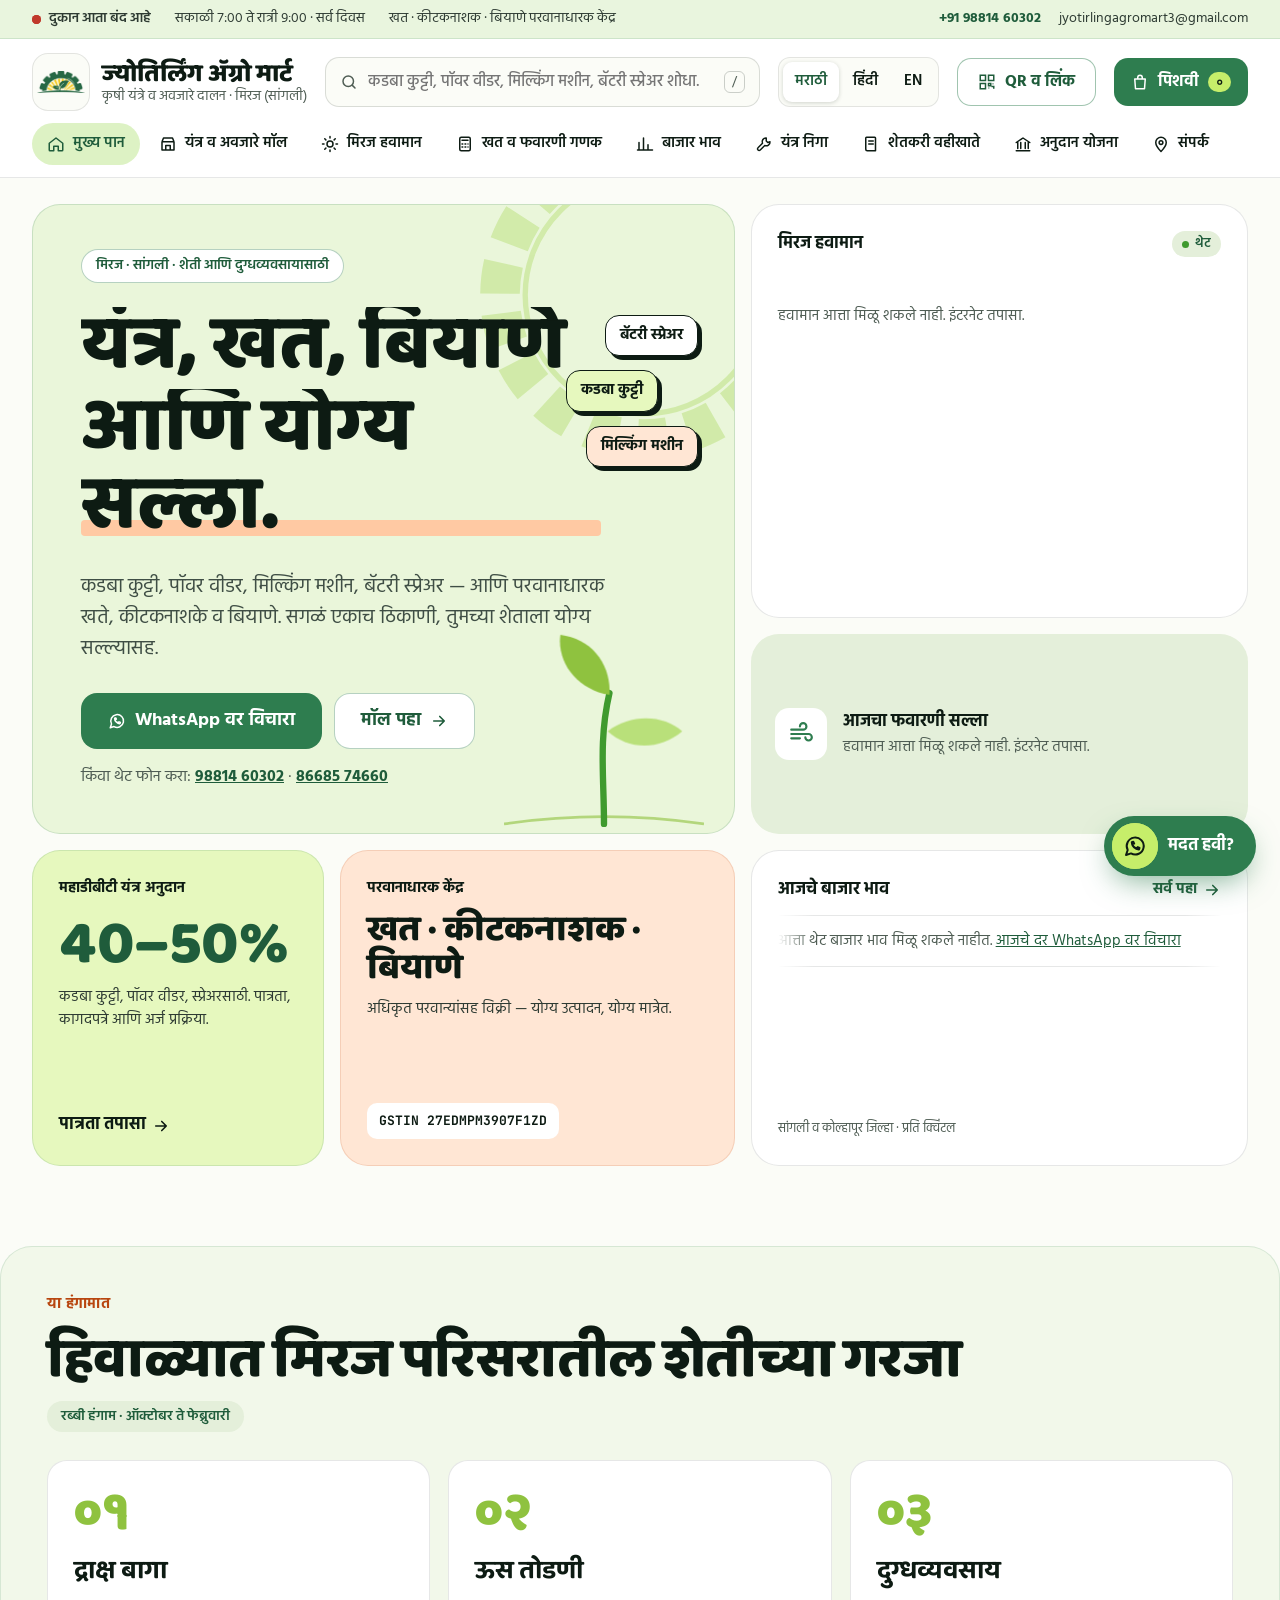
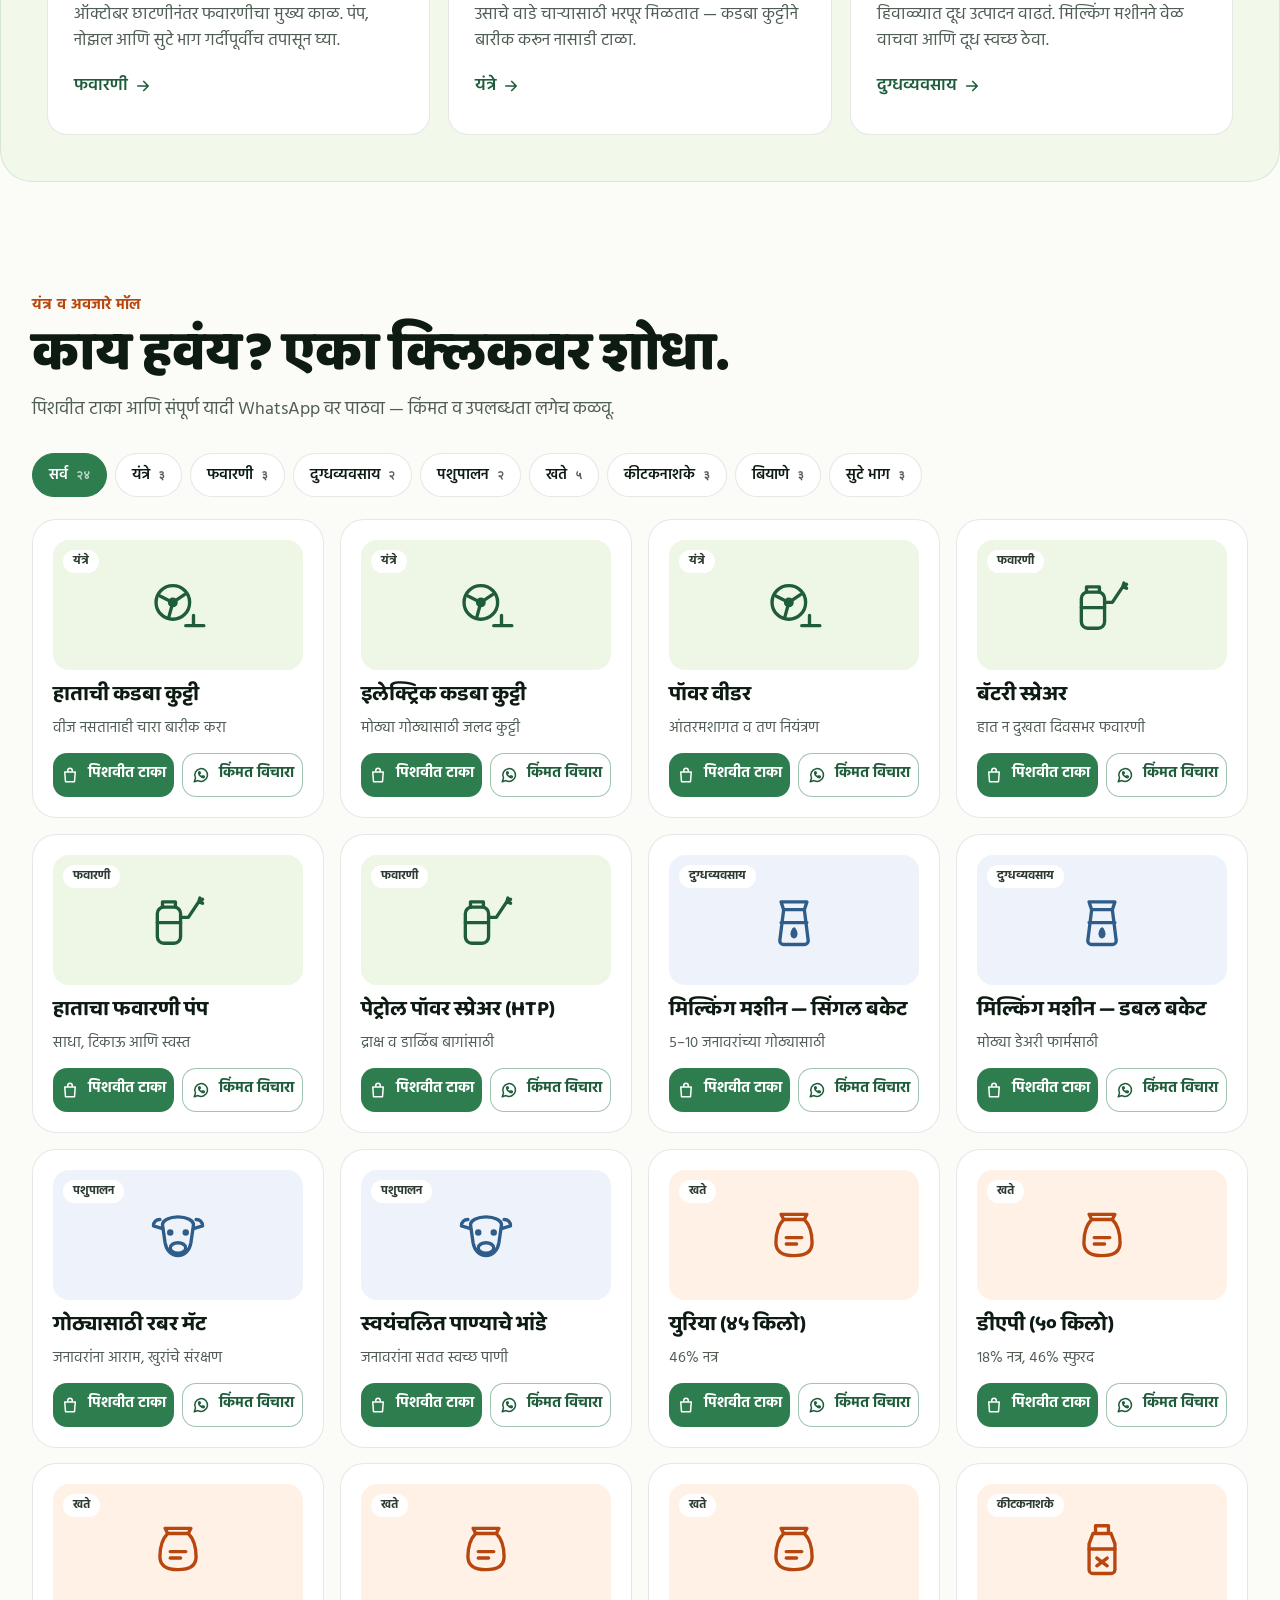
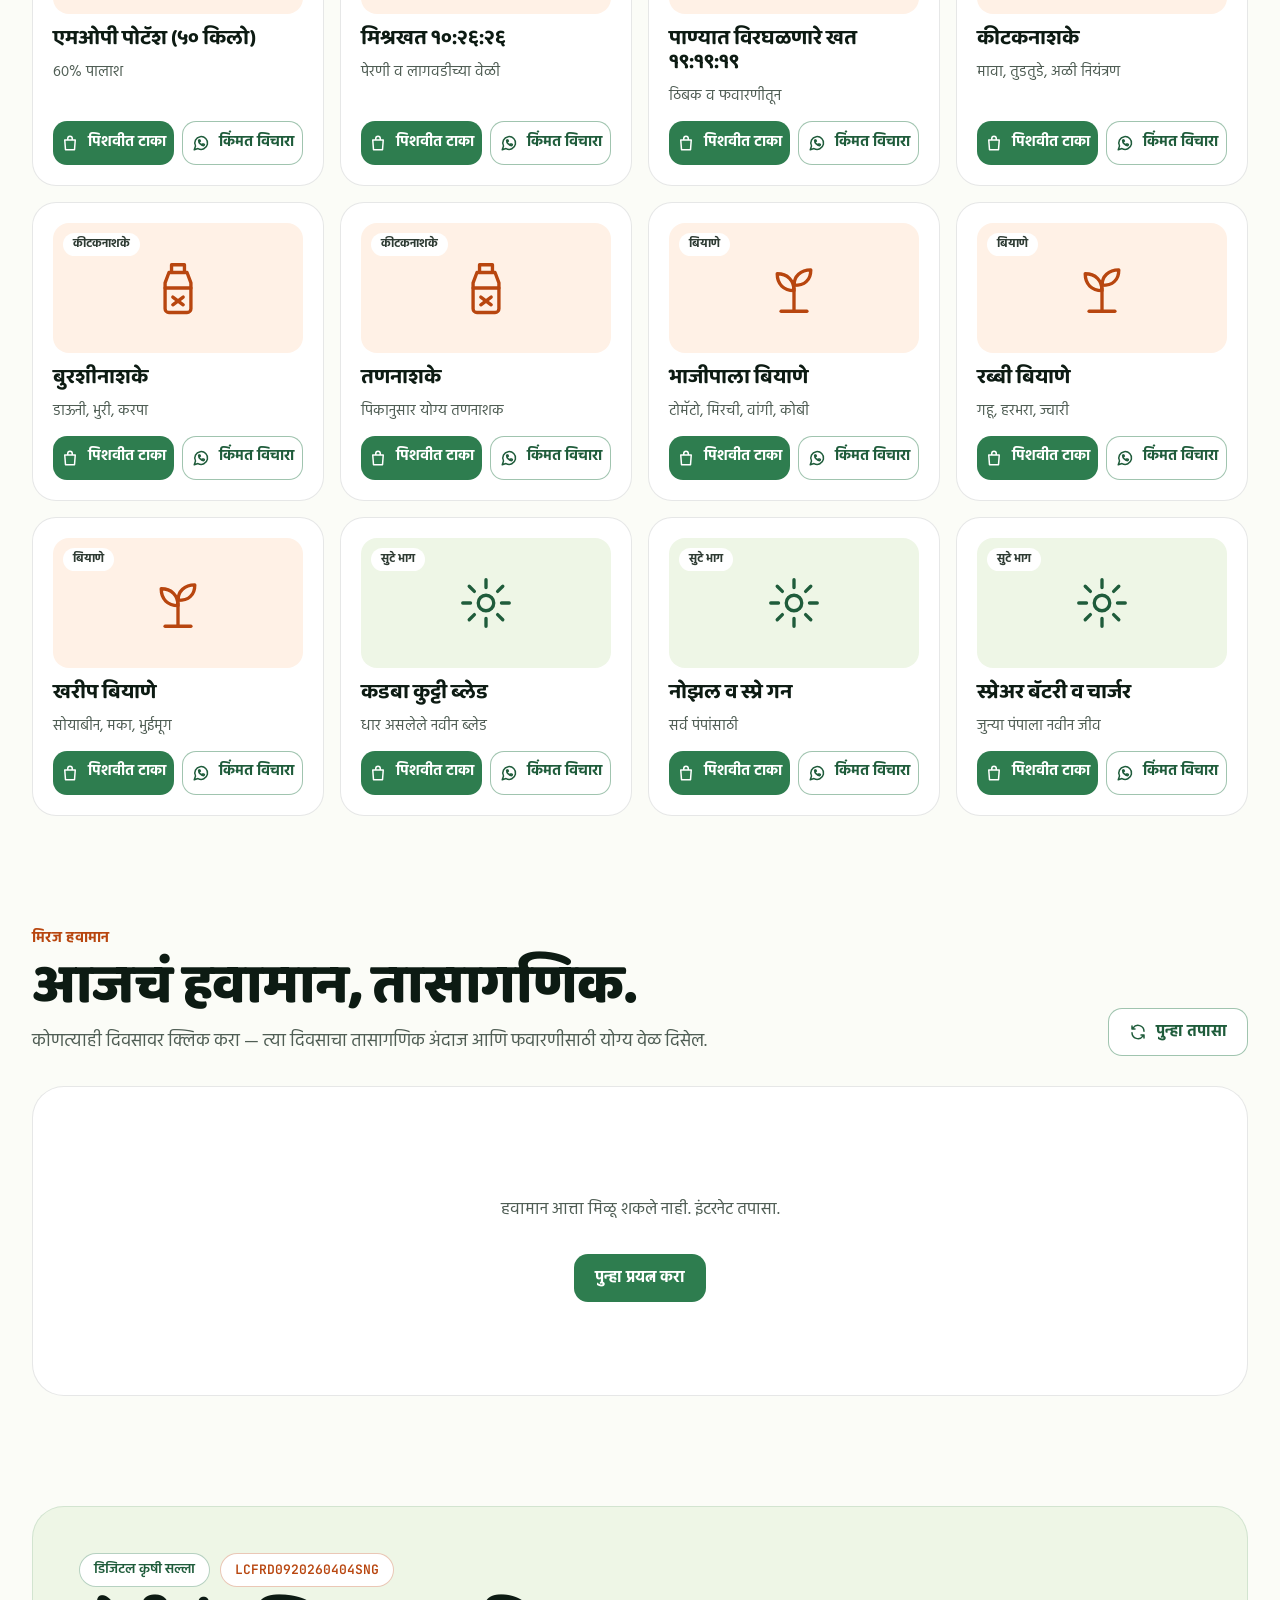
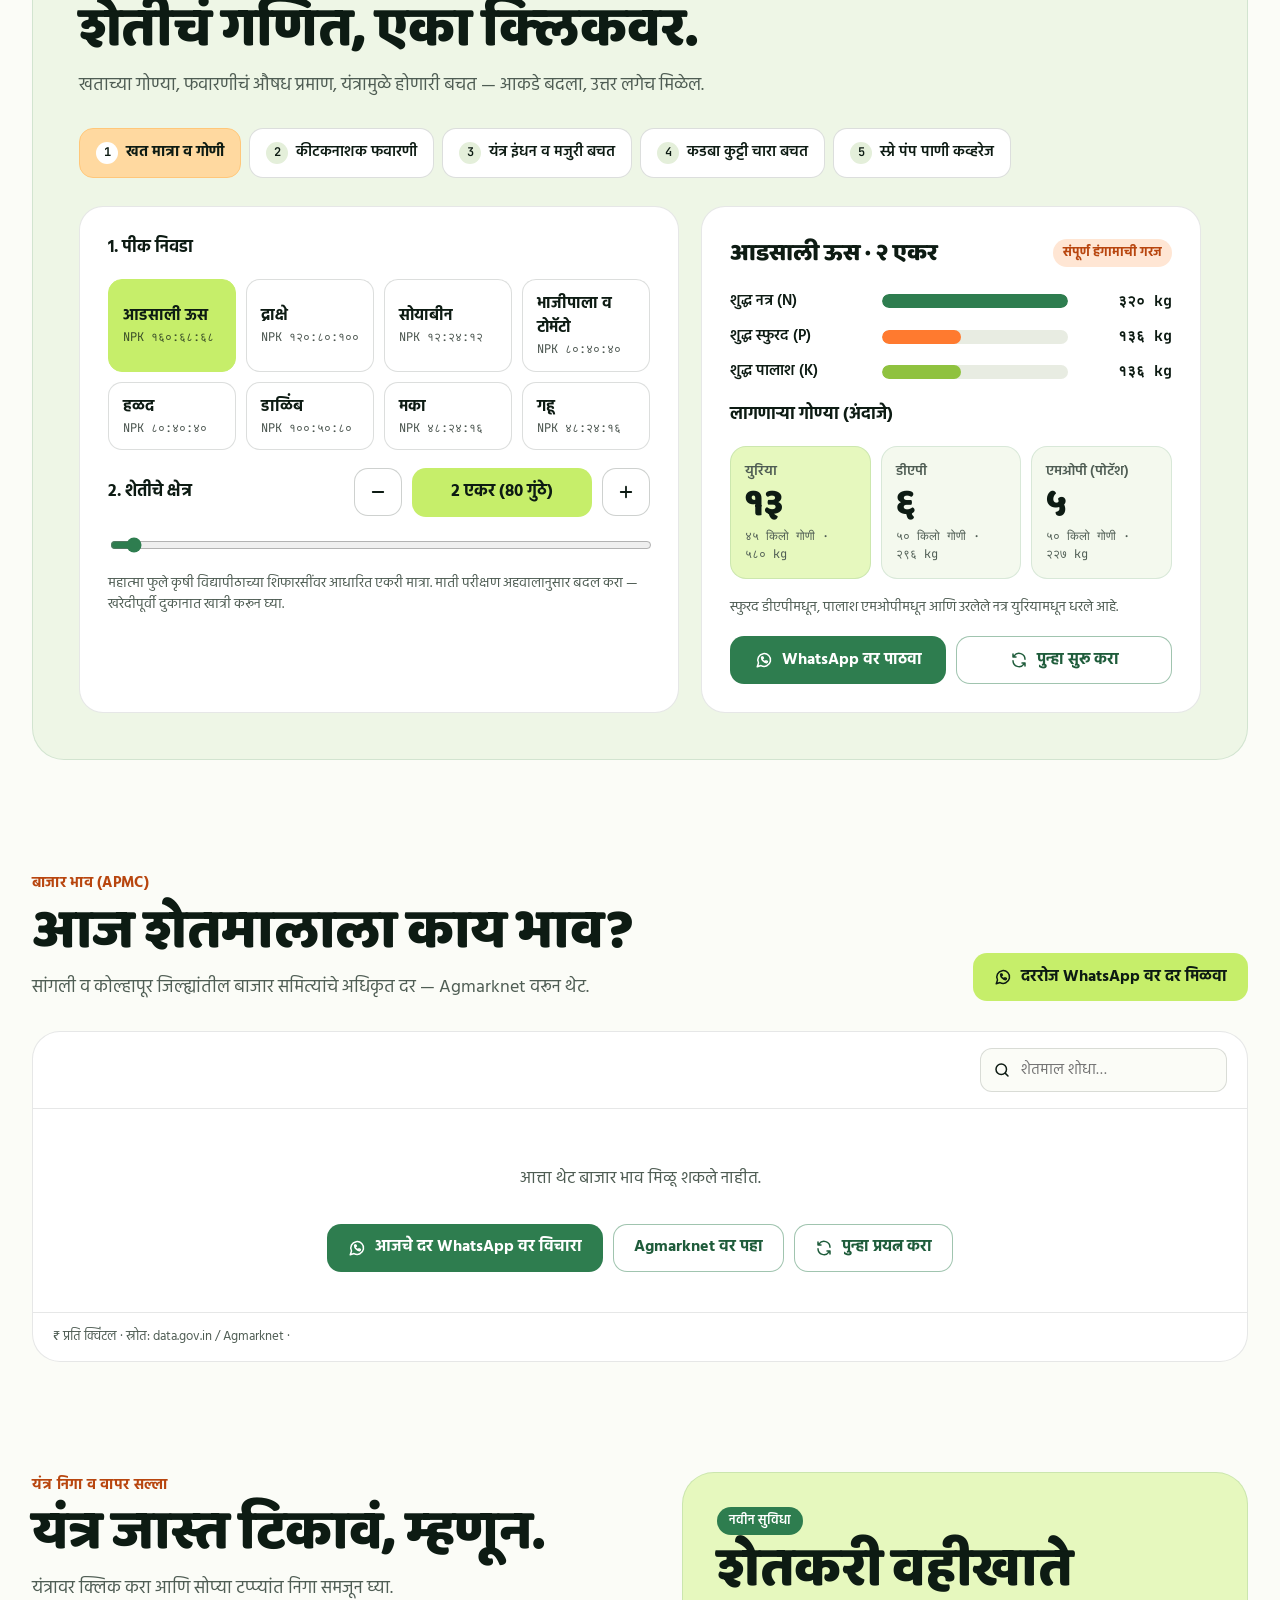
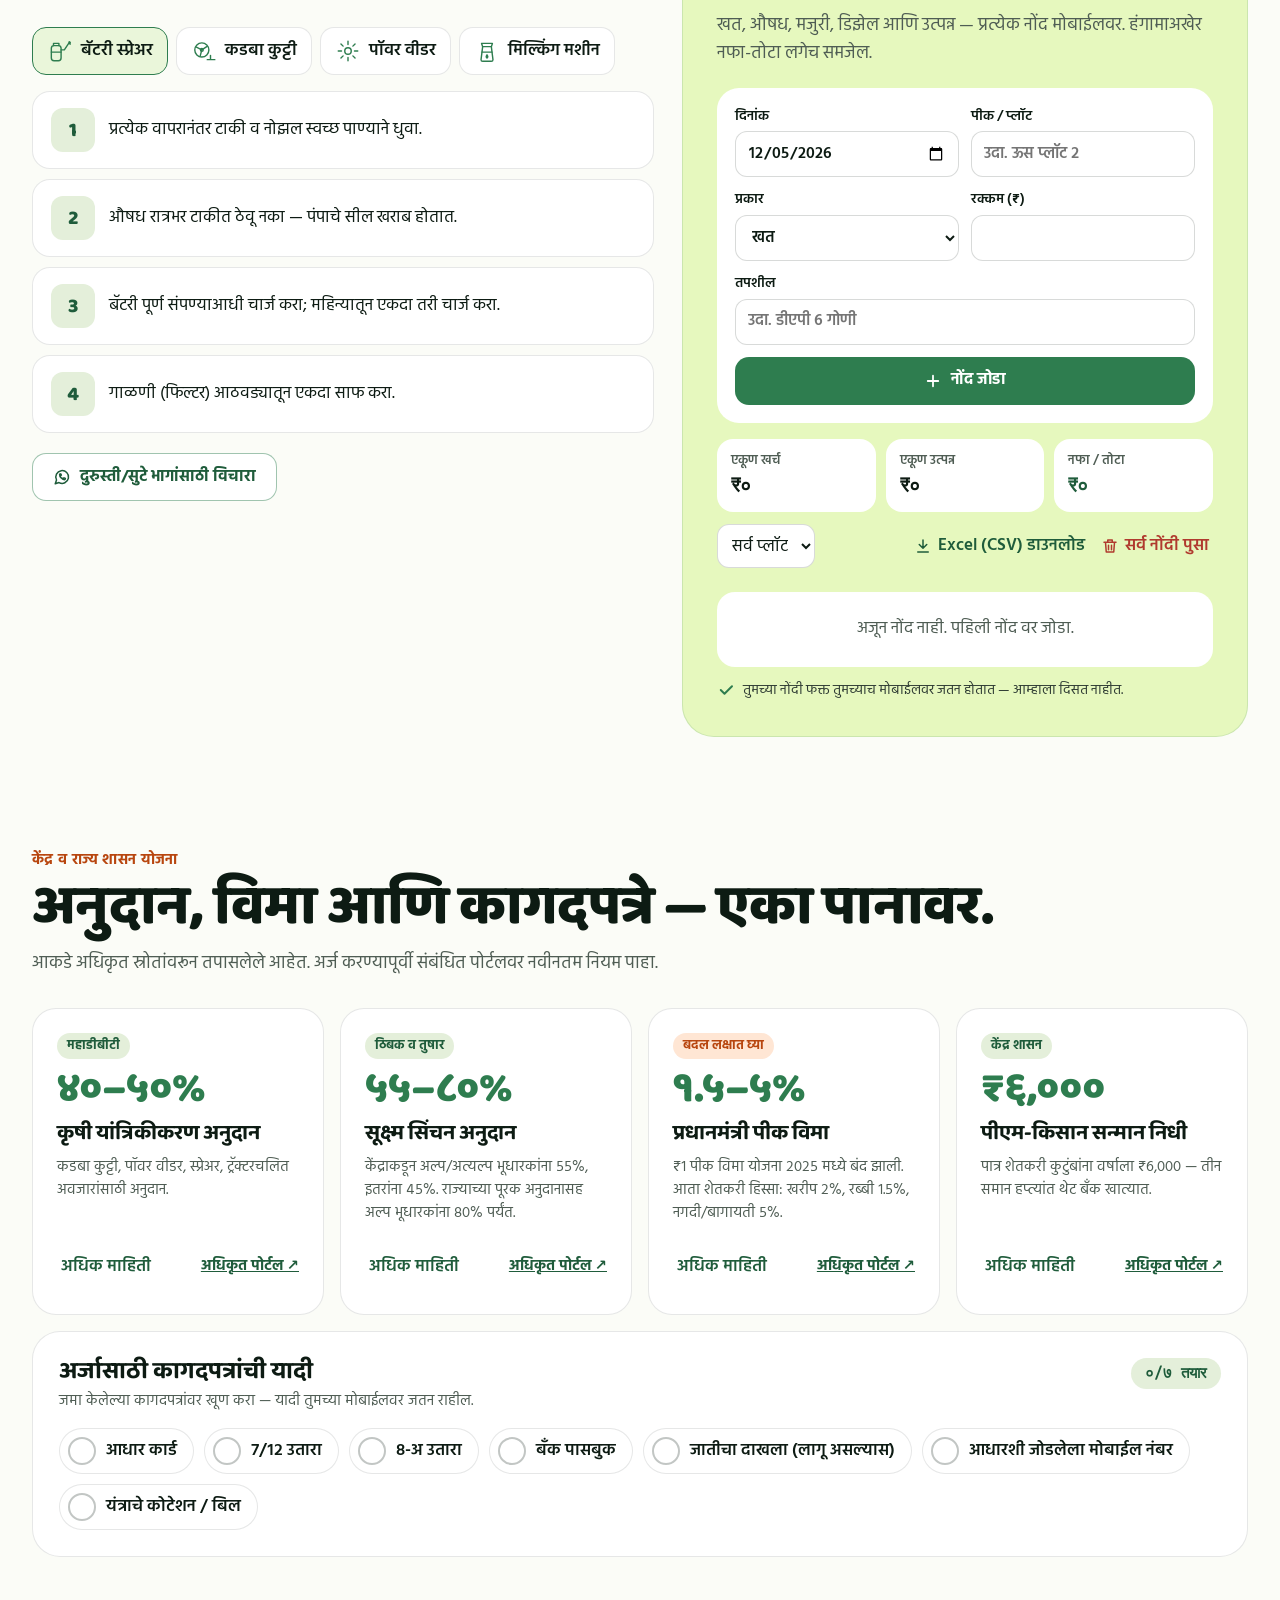
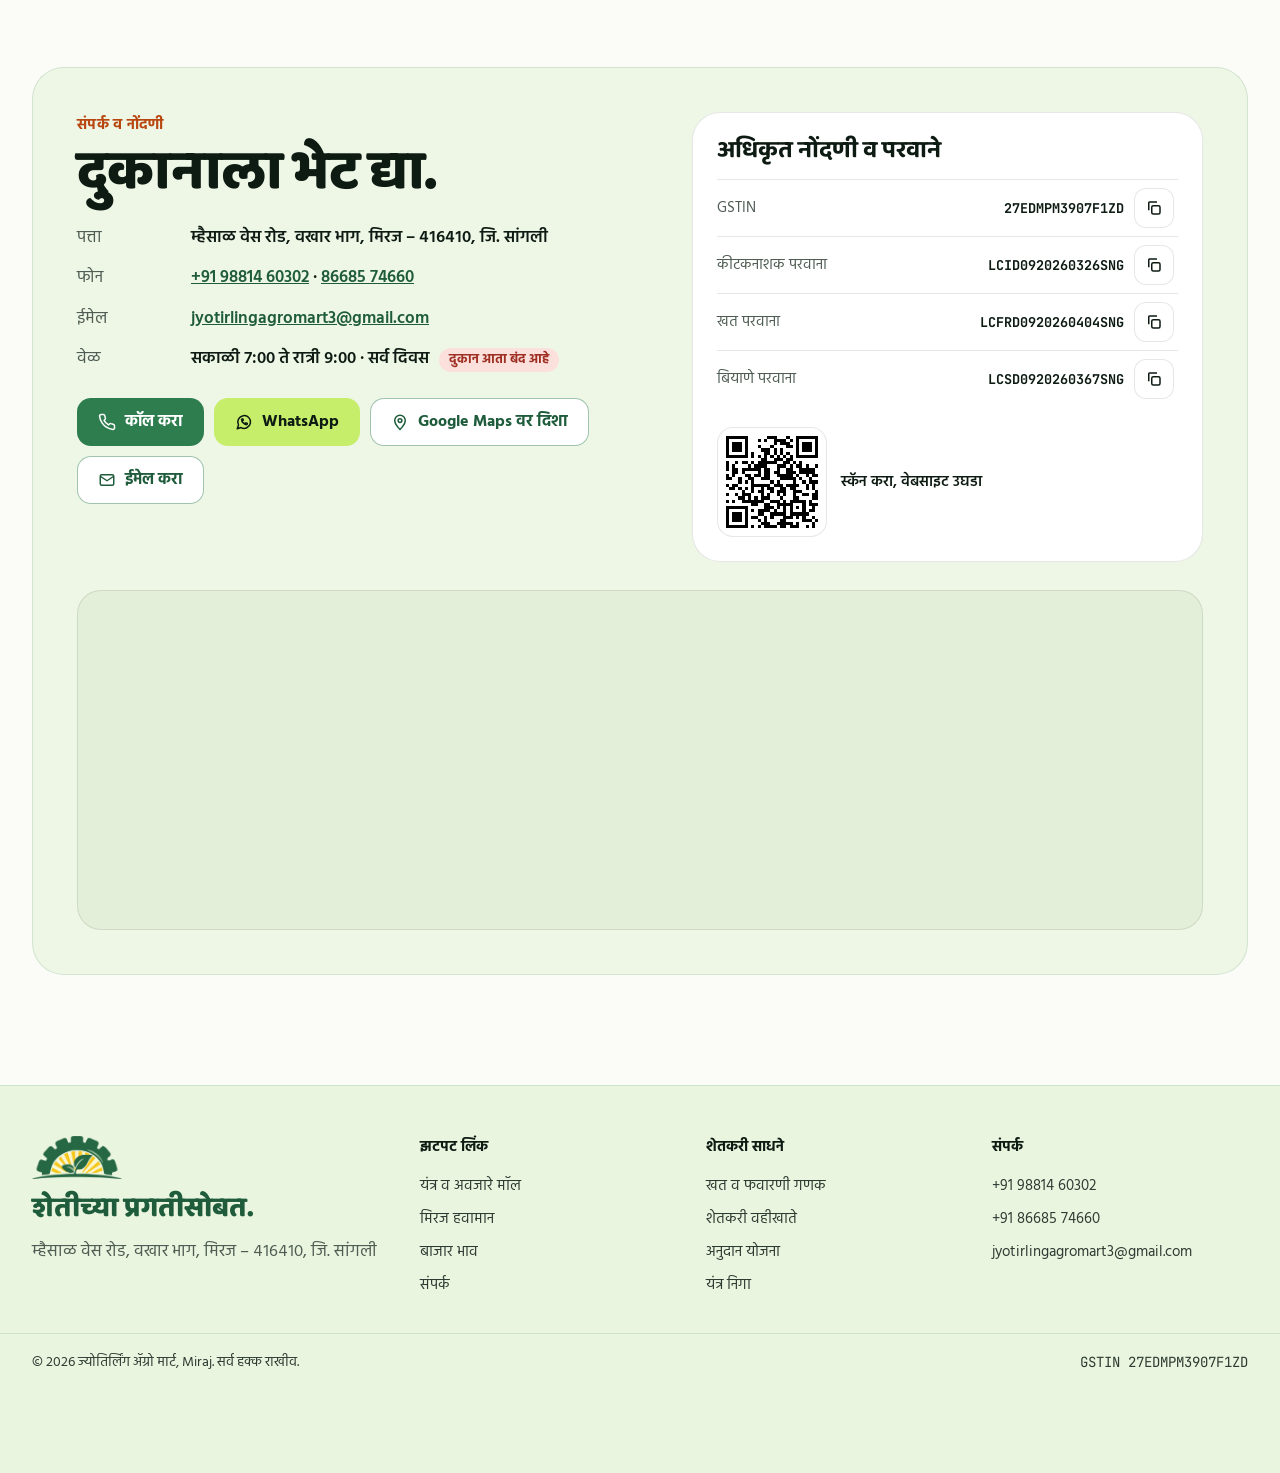
<file: index.html>
<!doctype html>
<html lang="mr" class="no-js">
<head>
<meta charset="utf-8">
<meta name="viewport" content="width=device-width, initial-scale=1, viewport-fit=cover">
<title>ज्योतिर्लिंग ॲग्रो मार्ट, मिरज | कृषी यंत्रे, खते, बियाणे</title>
<meta name="description" content="मिरज येथील कृषी यंत्रे, फवारणी पंप, कडबा कुट्टी, मिल्किंग मशीन, खते, कीटकनाशके व बियाणे. थेट हवामान, बाजार भाव, खत गणक.">
<meta name="theme-color" content="#2E7D4F">
<meta property="og:title" content="Jyotirling Agro Mart, Miraj">
<meta property="og:description" content="Farm machinery, fertilizers, pesticides & seeds in Miraj. Live weather, mandi rates, fertilizer calculator.">
<meta property="og:image" content="assets/icon-512.png">
<meta property="og:type" content="website">
<link rel="icon" type="image/png" href="assets/favicon.png">
<link rel="apple-touch-icon" href="assets/icon-192.png">
<link rel="manifest" href="manifest.json">
<link rel="preconnect" href="https://fonts.googleapis.com">
<link rel="preconnect" href="https://fonts.gstatic.com" crossorigin>
<link rel="stylesheet" href="https://fonts.googleapis.com/css2?family=Baloo+2:wght@500;600;700;800&family=Hind:wght@400;500;600;700&family=JetBrains+Mono:wght@500;700&display=swap">
<link rel="stylesheet" href="css/style.css">
</head>
<body class="is-loading">

<!-- Icon sprite -->
<svg width="0" height="0" style="position:absolute" aria-hidden="true">
  <defs>
    <symbol id="i-home" viewBox="0 0 24 24"><path d="M3 11l9-7 9 7v9a1 1 0 0 1-1 1h-5v-6h-6v6H4a1 1 0 0 1-1-1z" fill="none" stroke="currentColor" stroke-width="2" stroke-linejoin="round"/></symbol>
    <symbol id="i-shop" viewBox="0 0 24 24"><path d="M4 9l2-5h12l2 5M4 9v11h16V9M4 9h16M9 20v-6h6v6" fill="none" stroke="currentColor" stroke-width="2" stroke-linejoin="round"/></symbol>
    <symbol id="i-sun" viewBox="0 0 24 24"><g fill="none" stroke="currentColor" stroke-width="2" stroke-linecap="round"><circle cx="12" cy="12" r="4"/><path d="M12 2v2M12 20v2M2 12h2M20 12h2M5 5l1.5 1.5M17.5 17.5L19 19M5 19l1.5-1.5M17.5 6.5L19 5"/></g></symbol>
    <symbol id="i-calc" viewBox="0 0 24 24"><g fill="none" stroke="currentColor" stroke-width="2" stroke-linecap="round"><rect x="5" y="3" width="14" height="18" rx="2"/><path d="M8 7h8M8 12h1M12 12h1M16 12h0M8 16h1M12 16h1M16 16h0"/></g></symbol>
    <symbol id="i-chart" viewBox="0 0 24 24"><path d="M4 20V10M10 20V4M16 20v-7M22 20H2" fill="none" stroke="currentColor" stroke-width="2" stroke-linecap="round"/></symbol>
    <symbol id="i-wrench" viewBox="0 0 24 24"><path d="M15 4a5 5 0 0 0-5 7l-6 6a2 2 0 0 0 3 3l6-6a5 5 0 0 0 7-5l-3 1-2-2z" fill="none" stroke="currentColor" stroke-width="2" stroke-linejoin="round"/></symbol>
    <symbol id="i-book" viewBox="0 0 24 24"><path d="M6 3h11a1 1 0 0 1 1 1v17H7a2 2 0 0 1-2-2V4a1 1 0 0 1 1-1zM9 8h6M9 12h6" fill="none" stroke="currentColor" stroke-width="2" stroke-linejoin="round" stroke-linecap="round"/></symbol>
    <symbol id="i-bank" viewBox="0 0 24 24"><path d="M3 10l9-6 9 6M5 10v8M9 10v8M15 10v8M19 10v8M3 21h18" fill="none" stroke="currentColor" stroke-width="2" stroke-linecap="round" stroke-linejoin="round"/></symbol>
    <symbol id="i-phone" viewBox="0 0 24 24"><path d="M22 16.9v3a2 2 0 0 1-2.2 2 19.8 19.8 0 0 1-8.6-3.1 19.5 19.5 0 0 1-6-6A19.8 19.8 0 0 1 2.1 4.2 2 2 0 0 1 4.1 2h3a2 2 0 0 1 2 1.7c.1 1 .4 1.9.7 2.8a2 2 0 0 1-.5 2.1L8 9.9a16 16 0 0 0 6 6l1.3-1.3a2 2 0 0 1 2.1-.4c.9.3 1.8.6 2.8.7a2 2 0 0 1 1.7 2z" fill="none" stroke="currentColor" stroke-width="2" stroke-linejoin="round"/></symbol>
    <symbol id="i-wa" viewBox="0 0 24 24"><g fill="none" stroke="currentColor" stroke-width="2" stroke-linejoin="round" stroke-linecap="round"><path d="M3 21l1.7-5A8.5 8.5 0 1 1 8 19.4z"/><path d="M9 9.5c.4 2.2 2.3 4.2 4.5 4.8l1.2-1.2 1.8.9-.5 1.5c-3.5.2-7.4-3.6-7.2-7.2l1.5-.5.9 1.8z"/></g></symbol>
    <symbol id="i-search" viewBox="0 0 24 24"><g fill="none" stroke="currentColor" stroke-width="2" stroke-linecap="round"><circle cx="11" cy="11" r="7"/><path d="M20 20l-3.5-3.5"/></g></symbol>
    <symbol id="i-qr" viewBox="0 0 24 24"><g fill="none" stroke="currentColor" stroke-width="2"><rect x="3" y="3" width="7" height="7"/><rect x="14" y="3" width="7" height="7"/><rect x="3" y="14" width="7" height="7"/><path d="M14 14h3v3h-3zM20 14v1M14 20h1M18 18h3v3"/></g></symbol>
    <symbol id="i-bag" viewBox="0 0 24 24"><g fill="none" stroke="currentColor" stroke-width="2" stroke-linejoin="round"><path d="M5 8h14l-1 13H6z"/><path d="M9 8V6a3 3 0 0 1 6 0v2"/></g></symbol>
    <symbol id="i-menu" viewBox="0 0 24 24"><path d="M4 7h16M4 12h16M4 17h10" fill="none" stroke="currentColor" stroke-width="2.2" stroke-linecap="round"/></symbol>
    <symbol id="i-close" viewBox="0 0 24 24"><path d="M6 6l12 12M18 6L6 18" fill="none" stroke="currentColor" stroke-width="2.2" stroke-linecap="round"/></symbol>
    <symbol id="i-arrow" viewBox="0 0 24 24"><path d="M5 12h14M13 6l6 6-6 6" fill="none" stroke="currentColor" stroke-width="2.2" stroke-linecap="round" stroke-linejoin="round"/></symbol>
    <symbol id="i-plus" viewBox="0 0 24 24"><path d="M12 5v14M5 12h14" fill="none" stroke="currentColor" stroke-width="2.4" stroke-linecap="round"/></symbol>
    <symbol id="i-minus" viewBox="0 0 24 24"><path d="M5 12h14" fill="none" stroke="currentColor" stroke-width="2.4" stroke-linecap="round"/></symbol>
    <symbol id="i-trash" viewBox="0 0 24 24"><path d="M4 7h16M10 11v6M14 11v6M6 7l1 13h10l1-13M9 7V4h6v3" fill="none" stroke="currentColor" stroke-width="2" stroke-linecap="round" stroke-linejoin="round"/></symbol>
    <symbol id="i-copy" viewBox="0 0 24 24"><g fill="none" stroke="currentColor" stroke-width="2"><rect x="9" y="9" width="11" height="11" rx="2"/><path d="M5 15V5a1 1 0 0 1 1-1h10"/></g></symbol>
    <symbol id="i-share" viewBox="0 0 24 24"><g fill="none" stroke="currentColor" stroke-width="2" stroke-linecap="round"><circle cx="18" cy="5" r="3"/><circle cx="6" cy="12" r="3"/><circle cx="18" cy="19" r="3"/><path d="M8.6 13.5l6.8 4M15.4 6.5l-6.8 4"/></g></symbol>
    <symbol id="i-download" viewBox="0 0 24 24"><path d="M12 4v11M7 10l5 5 5-5M5 20h14" fill="none" stroke="currentColor" stroke-width="2" stroke-linecap="round" stroke-linejoin="round"/></symbol>
    <symbol id="i-map" viewBox="0 0 24 24"><g fill="none" stroke="currentColor" stroke-width="2" stroke-linejoin="round"><path d="M12 22s7-7.2 7-12a7 7 0 0 0-14 0c0 4.8 7 12 7 12z"/><circle cx="12" cy="10" r="2.5"/></g></symbol>
    <symbol id="i-mail" viewBox="0 0 24 24"><g fill="none" stroke="currentColor" stroke-width="2" stroke-linejoin="round"><rect x="3" y="5" width="18" height="14" rx="2"/><path d="M3 7l9 6 9-6"/></g></symbol>
    <symbol id="i-clock" viewBox="0 0 24 24"><g fill="none" stroke="currentColor" stroke-width="2" stroke-linecap="round"><circle cx="12" cy="12" r="9"/><path d="M12 7v5l3 2"/></g></symbol>
    <symbol id="i-refresh" viewBox="0 0 24 24"><path d="M20 11a8 8 0 0 0-14.5-4.5L4 8M4 4v4h4M4 13a8 8 0 0 0 14.5 4.5L20 16M20 20v-4h-4" fill="none" stroke="currentColor" stroke-width="2" stroke-linecap="round" stroke-linejoin="round"/></symbol>
    <symbol id="i-check" viewBox="0 0 24 24"><path d="M5 12l5 5L20 7" fill="none" stroke="currentColor" stroke-width="2.6" stroke-linecap="round" stroke-linejoin="round"/></symbol>
    <symbol id="i-up" viewBox="0 0 24 24"><path d="M12 19V5M6 11l6-6 6 6" fill="none" stroke="currentColor" stroke-width="2.4" stroke-linecap="round" stroke-linejoin="round"/></symbol>
    <symbol id="i-drop" viewBox="0 0 24 24"><path d="M12 3s6 6.5 6 11a6 6 0 0 1-12 0c0-4.5 6-11 6-11z" fill="none" stroke="currentColor" stroke-width="2" stroke-linejoin="round"/></symbol>
    <symbol id="i-wind" viewBox="0 0 24 24"><path d="M3 8h11a3 3 0 1 0-3-3M3 12h16a3 3 0 1 1-3 3M3 16h8" fill="none" stroke="currentColor" stroke-width="2" stroke-linecap="round"/></symbol>
    <symbol id="i-sunrise" viewBox="0 0 24 24"><path d="M3 18h18M7 18a5 5 0 0 1 10 0M12 4v5M9 6l3-3 3 3M5 12l1.5 1M19 12l-1.5 1" fill="none" stroke="currentColor" stroke-width="2" stroke-linecap="round" stroke-linejoin="round"/></symbol>
    <symbol id="i-sunset" viewBox="0 0 24 24"><path d="M3 18h18M7 18a5 5 0 0 1 10 0M12 3v5M9 6l3 3 3-3M5 12l1.5 1M19 12l-1.5 1" fill="none" stroke="currentColor" stroke-width="2" stroke-linecap="round" stroke-linejoin="round"/></symbol>
    <symbol id="i-uv" viewBox="0 0 24 24"><g fill="none" stroke="currentColor" stroke-width="2" stroke-linecap="round"><circle cx="12" cy="12" r="3"/><path d="M12 3v3M12 18v3M3 12h3M18 12h3"/></g></symbol>
    <symbol id="i-thermo" viewBox="0 0 24 24"><path d="M10 14V5a2 2 0 0 1 4 0v9a4 4 0 1 1-4 0z" fill="none" stroke="currentColor" stroke-width="2" stroke-linejoin="round"/></symbol>
    <symbol id="i-leaf" viewBox="0 0 24 24"><path d="M5 19c0-9 6-14 15-14 0 9-5 15-14 15M5 19l7-7" fill="none" stroke="currentColor" stroke-width="2" stroke-linecap="round" stroke-linejoin="round"/></symbol>
    <!-- category icons -->
    <symbol id="c-machinery" viewBox="0 0 48 48"><g fill="none" stroke="currentColor" stroke-width="2.6" stroke-linecap="round" stroke-linejoin="round"><circle cx="20" cy="22" r="13"/><path d="M20 22l9-6M20 22l-3 11M20 22l-10-5"/><circle cx="20" cy="22" r="2.5"/><path d="M30 40h14M36 32v8"/></g></symbol>
    <symbol id="c-sprayers" viewBox="0 0 48 48"><g fill="none" stroke="currentColor" stroke-width="2.6" stroke-linecap="round" stroke-linejoin="round"><rect x="8" y="14" width="18" height="28" rx="5"/><path d="M12 14v-4h10v4M26 22h6l8-12M40 10l3 1M40 10l1-3M40 10l3-2M8 26h18"/></g></symbol>
    <symbol id="c-dairy" viewBox="0 0 48 48"><g fill="none" stroke="currentColor" stroke-width="2.6" stroke-linecap="round" stroke-linejoin="round"><path d="M14 10h20l-2 6H16z"/><path d="M16 16l-3 24a3 3 0 0 0 3 3h16a3 3 0 0 0 3-3l-3-24M14 26h20"/><path d="M24 31c-2 3-2 5 0 6 2-1 2-3 0-6z"/></g></symbol>
    <symbol id="c-livestock" viewBox="0 0 48 48"><g fill="none" stroke="currentColor" stroke-width="2.6" stroke-linecap="round" stroke-linejoin="round"><path d="M10 12c-3 0-5 2-5 5l7 2M38 12c3 0 5 2 5 5l-7 2"/><path d="M12 16c0-3 5-6 12-6s12 3 12 6l-2 14c-1 6-5 10-10 10s-9-4-10-10z"/><ellipse cx="24" cy="34" rx="6" ry="4"/><circle cx="18" cy="22" r="1.2"/><circle cx="30" cy="22" r="1.2"/></g></symbol>
    <symbol id="c-fertilizer" viewBox="0 0 48 48"><g fill="none" stroke="currentColor" stroke-width="2.6" stroke-linecap="round" stroke-linejoin="round"><path d="M14 8h20l-2 4c4 4 6 10 6 18 0 6-4 10-14 10S10 36 10 30c0-8 2-14 6-18z"/><path d="M16 12h16M18 26h12M18 31h8"/></g></symbol>
    <symbol id="c-pesticide" viewBox="0 0 48 48"><g fill="none" stroke="currentColor" stroke-width="2.6" stroke-linecap="round" stroke-linejoin="round"><path d="M19 6h10v6H19zM17 12h14l3 8v20a3 3 0 0 1-3 3H17a3 3 0 0 1-3-3V20z"/><path d="M14 24h20M20 31l8 6M28 31l-8 6"/></g></symbol>
    <symbol id="c-seeds" viewBox="0 0 48 48"><g fill="none" stroke="currentColor" stroke-width="2.6" stroke-linecap="round" stroke-linejoin="round"><path d="M24 42V24"/><path d="M24 26c-8 0-13-5-13-13 8 0 13 5 13 13zM24 22c0-7 5-12 13-12 0 8-5 12-13 12z"/><path d="M14 42h20"/></g></symbol>
    <symbol id="c-spares" viewBox="0 0 48 48"><g fill="none" stroke="currentColor" stroke-width="2.6" stroke-linecap="round" stroke-linejoin="round"><circle cx="24" cy="24" r="6"/><path d="M24 6v6M24 36v6M6 24h6M36 24h6M11 11l4 4M33 33l4 4M11 37l4-4M33 15l4-4"/></g></symbol>
  </defs>
</svg>

<a class="skip" href="#main" data-i18n="skip">मुख्य मजकुराकडे जा</a>

<!-- Preloader -->
<div class="preloader" id="preloader" aria-hidden="true">
  <svg viewBox="0 0 120 120" class="pre-sprout">
    <circle cx="60" cy="60" r="52" class="pre-ring"/>
    <path d="M60 96 C60 80 58 68 62 54" class="pre-stem"/>
    <path d="M62 56 C48 54 40 42 42 32 C56 34 64 44 62 56Z" class="pre-leaf1"/>
    <path d="M61 70 C70 62 84 62 92 70 C82 78 70 78 61 70Z" class="pre-leaf2"/>
  </svg>
</div>

<div class="scroll-progress" id="scrollProgress" aria-hidden="true"></div>

<!-- Utility bar -->
<div class="util">
  <div class="wrap util-in">
    <span class="open-badge" id="openBadge"><span class="dot"><span class="ping"></span></span><span id="openText" data-i18n="openNow">दुकान आता सुरू आहे</span></span>
    <span class="util-hours" data-i18n="hoursLine">सकाळी ७:०० ते रात्री ९:०० · सर्व दिवस</span>
    <span class="util-lic" data-i18n="licensedCentre">खत · कीटकनाशक · बियाणे परवानाधारक केंद्र</span>
    <span class="util-right">
      <a href="tel:+919881460302" class="util-phone">+91 98814 60302</a>
      <a href="mailto:jyotirlingagromart3@gmail.com" class="util-mail">jyotirlingagromart3@gmail.com</a>
    </span>
  </div>
</div>

<!-- Header -->
<header class="header" id="header">
  <div class="wrap header-in">
    <a href="#home" class="brand" aria-label="Jyotirling Agro Mart">
      <span class="brand-logo"><img src="assets/logo-emblem.png" alt="" width="48" height="23"></span>
      <span class="brand-text">
        <span class="brand-name" data-i18n="brand">ज्योतिर्लिंग ॲग्रो मार्ट</span>
        <span class="brand-sub" data-i18n="brandSub">कृषी यंत्रे व अवजारे दालन · मिरज (सांगली)</span>
      </span>
    </a>

    <div class="search" id="search">
      <label for="searchInput" class="sr" data-i18n="searchLabel">उत्पादन शोधा</label>
      <svg class="ico"><use href="#i-search"/></svg>
      <input id="searchInput" type="search" autocomplete="off" data-i18n-ph="searchPh" placeholder="कडबा कुट्टी, पॉवर वीडर…" role="combobox" aria-expanded="false" aria-controls="searchList" aria-autocomplete="list">
      <kbd>/</kbd>
      <ul class="search-list" id="searchList" role="listbox" hidden></ul>
    </div>

    <div class="lang" role="group" data-i18n-aria="langLabel" aria-label="भाषा">
      <button type="button" class="lang-btn" data-lang="mr">मराठी</button>
      <button type="button" class="lang-btn" data-lang="hi">हिंदी</button>
      <button type="button" class="lang-btn" data-lang="en">EN</button>
    </div>

    <button type="button" class="btn btn-outline btn-qr" id="qrBtn"><svg class="ico"><use href="#i-qr"/></svg><span data-i18n="qrBtn">QR व लिंक</span></button>
    <button type="button" class="icon-btn search-toggle" id="searchToggle" data-i18n-aria="searchLabel" aria-label="उत्पादन शोधा" aria-expanded="false" aria-controls="search"><svg class="ico"><use href="#i-search"/></svg></button>
    <button type="button" class="btn btn-primary btn-bag" id="bagBtn"><svg class="ico"><use href="#i-bag"/></svg><span data-i18n="bag">पिशवी</span><span class="badge mono" id="bagCount">0</span></button>
    <button type="button" class="icon-btn menu-btn" id="menuBtn" data-i18n-aria="menu" aria-label="मेनू" aria-expanded="false" aria-controls="drawerNav"><svg class="ico"><use href="#i-menu"/></svg></button>
  </div>
  <nav class="wrap nav" id="mainNav" data-i18n-aria="menu" aria-label="मेनू">
    <a class="pill" href="#home"><svg class="ico"><use href="#i-home"/></svg><span data-i18n="navHome">मुख्य पान</span></a>
    <a class="pill" href="#shop"><svg class="ico"><use href="#i-shop"/></svg><span data-i18n="navShop">यंत्र व अवजारे मॉल</span></a>
    <a class="pill" href="#weather"><svg class="ico"><use href="#i-sun"/></svg><span data-i18n="navWeather">मिरज हवामान</span></a>
    <a class="pill" href="#calc"><svg class="ico"><use href="#i-calc"/></svg><span data-i18n="navCalc">खत व फवारणी गणक</span></a>
    <a class="pill" href="#mandi"><svg class="ico"><use href="#i-chart"/></svg><span data-i18n="navMandi">बाजार भाव</span></a>
    <a class="pill" href="#care"><svg class="ico"><use href="#i-wrench"/></svg><span data-i18n="navCare">यंत्र निगा</span></a>
    <a class="pill" href="#ledger"><svg class="ico"><use href="#i-book"/></svg><span data-i18n="navLedger">शेतकरी वहीखाते</span></a>
    <a class="pill" href="#schemes"><svg class="ico"><use href="#i-bank"/></svg><span data-i18n="navSchemes">अनुदान योजना</span></a>
    <a class="pill" href="#contact"><svg class="ico"><use href="#i-map"/></svg><span data-i18n="navContact">संपर्क</span></a>
  </nav>
</header>

<main id="main">

<!-- ============ HERO ============ -->
<section id="home" class="wrap bento">
  <div class="tile hero" data-reveal>
    <svg class="hero-gear" viewBox="0 0 200 200" aria-hidden="true"><circle cx="100" cy="100" r="80" fill="none" stroke-width="22" stroke-dasharray="17 11"/><circle cx="100" cy="100" r="66" fill="none" stroke-width="3"/></svg>
    <span class="chip chip-outline" data-i18n="heroKicker">मिरज · सांगली · शेती आणि दुग्धव्यवसायासाठी</span>
    <h1 class="hero-h1">
      <span class="line"><span data-i18n="heroH1a">यंत्र, खत, बियाणे</span></span>
      <span class="line"><span class="mark"><span data-i18n="heroH1b">आणि योग्य सल्ला.</span></span></span>
    </h1>
    <p class="hero-sub" data-i18n="heroSub"></p>
    <div class="hero-cta">
      <a class="btn btn-primary btn-lg magnetic" data-wa="waHello" href="https://wa.me/919881460302" target="_blank" rel="noopener"><svg class="ico"><use href="#i-wa"/></svg><span data-i18n="ctaWa">WhatsApp वर विचारा</span></a>
      <a class="btn btn-ghost btn-lg" href="#shop"><span data-i18n="ctaShop">मॉल पहा</span><svg class="ico"><use href="#i-arrow"/></svg></a>
    </div>
    <p class="hero-call"><span data-i18n="heroCall">किंवा थेट फोन करा</span>: <a href="tel:+919881460302">98814 60302</a> · <a href="tel:+918668574660">86685 74660</a></p>
    <div class="hero-chips" aria-hidden="true">
      <span class="float-chip f1" data-i18n="chipA">बॅटरी स्प्रेअर</span>
      <span class="float-chip f2" data-i18n="chipB">कडबा कुट्टी</span>
      <span class="float-chip f3" data-i18n="chipC">मिल्किंग मशीन</span>
    </div>
    <svg class="sprout" viewBox="0 0 220 260" aria-hidden="true">
      <path d="M0 252 Q110 236 220 252" class="ground"/>
      <path class="stem" d="M110 252 C110 200 104 160 116 108"/>
      <path class="leaf1" d="M116 110 C80 104 58 74 62 44 C96 48 118 76 116 110Z"/>
      <path class="leaf2" d="M114 150 C140 130 176 132 196 150 C170 172 136 170 114 150Z"/>
    </svg>
  </div>

  <a href="#weather" class="tile t-weather" data-reveal id="miniWeather">
    <span class="tile-head"><span data-i18n="tWeather">मिरज हवामान</span><span class="live-chip"><span class="live-dot"></span><span data-i18n="tLive">थेट</span></span></span>
    <span class="mw-body" id="mwBody"><span class="skeleton sk-lg"></span><span class="skeleton sk-md"></span></span>
    <span class="mw-meta" id="mwMeta"></span>
    <span class="mw-days" id="mwDays"></span>
  </a>

  <div class="tile t-spray" data-reveal id="miniSpray">
    <span class="spray-ico"><svg class="ico"><use href="#i-wind"/></svg></span>
    <span class="spray-txt"><b data-i18n="tSprayTitle">आजचा फवारणी सल्ला</b><span id="sprayMini"><span class="skeleton sk-md"></span></span></span>
  </div>

  <div class="tile t-subsidy" data-reveal>
    <span class="tile-label" data-i18n="tSubsidyTitle">महाडीबीटी यंत्र अनुदान</span>
    <span class="big-num" data-count="40–50%">40–50%</span>
    <span class="tile-body" data-i18n="tSubsidyBody"></span>
    <a href="#schemes" class="tile-link"><span data-i18n="tSubsidyLink">पात्रता तपासा</span> <svg class="ico"><use href="#i-arrow"/></svg></a>
  </div>

  <div class="tile t-lic" data-reveal>
    <span class="tile-label" data-i18n="tLicTitle">परवानाधारक केंद्र</span>
    <span class="lic-items" data-i18n="tLicItems">खत · कीटकनाशक · बियाणे</span>
    <span class="tile-body" data-i18n="tLicBody"></span>
    <span class="mono gst-chip">GSTIN 27EDMPM3907F1ZD</span>
  </div>

  <div class="tile t-mandi" data-reveal>
    <span class="tile-head"><span data-i18n="tMandiTitle">आजचे बाजार भाव</span><a href="#mandi" class="tile-link sm"><span data-i18n="tMandiAll">सर्व पहा</span> <svg class="ico"><use href="#i-arrow"/></svg></a></span>
    <div class="ticker-box" id="tickerBox"><div class="ticker" id="ticker"><span class="skeleton sk-md"></span></div></div>
    <span class="tile-foot" data-i18n="tMandiNote">सांगली व कोल्हापूर जिल्हा · प्रति क्विंटल</span>
  </div>
</section>

<!-- ============ SEASON ============ -->
<section class="wrap season" id="season" data-reveal>
  <div class="season-head">
    <span class="kicker" data-i18n="seasonKicker">या हंगामात</span>
    <h2 class="h2" id="seasonHead"></h2>
    <span class="chip chip-soft" id="seasonTitle"></span>
  </div>
  <div class="season-grid" id="seasonGrid"></div>
</section>

<!-- ============ SHOP ============ -->
<section id="shop" class="wrap section">
  <div class="sec-head" data-reveal>
    <div>
      <span class="kicker" data-i18n="shopKicker">यंत्र व अवजारे मॉल</span>
      <h2 class="h2" data-i18n="shopTitle">काय हवंय? एका क्लिकवर शोधा.</h2>
      <p class="sec-sub" data-i18n="shopSub"></p>
    </div>
  </div>
  <div class="cat-bar" id="catBar" role="tablist" data-reveal></div>
  <div class="search-note" id="searchNote" hidden><span><span data-i18n="showingFor">शोध:</span> <b id="searchTerm"></b></span><button type="button" class="link-btn" id="clearSearch" data-i18n="clearSearch">शोध काढा</button></div>
  <div class="product-grid" id="productGrid"></div>
  <p class="empty" id="productEmpty" hidden data-i18n="noResults"></p>
</section>

<!-- ============ WEATHER ============ -->
<section id="weather" class="wrap section">
  <div class="sec-head" data-reveal>
    <div>
      <span class="kicker" data-i18n="wKicker">मिरज हवामान</span>
      <h2 class="h2" data-i18n="wTitle"></h2>
      <p class="sec-sub" data-i18n="wSub"></p>
    </div>
    <button type="button" class="btn btn-outline" id="wRefresh"><svg class="ico"><use href="#i-refresh"/></svg><span data-i18n="wRefresh">पुन्हा तपासा</span></button>
  </div>
  <div class="weather" id="weatherBox" data-reveal>
    <div class="w-loading" id="wLoading"><span class="spinner"></span><span data-i18n="wLoading">हवामान आणत आहोत…</span></div>
    <div class="w-error" id="wError" hidden><p data-i18n="wError"></p><button type="button" class="btn btn-primary" id="wRetry" data-i18n="wRetry">पुन्हा प्रयत्न करा</button></div>
    <div class="w-content" id="wContent" hidden>
      <div class="w-now">
        <div class="w-now-main">
          <span class="w-icon-lg" id="wNowIcon"></span>
          <span class="w-temp" id="wNowTemp">--°</span>
          <span class="w-now-txt"><b id="wNowDesc"></b><span><span data-i18n="wFeels">जाणवणारे</span> <span id="wNowFeels"></span></span></span>
        </div>
        <div class="w-stats" id="wStats"></div>
        <div class="w-spray" id="wSprayToday"></div>
        <span class="w-updated"><span data-i18n="wUpdated">अपडेट</span>: <span id="wUpdated"></span> · <span data-i18n="wSource">स्रोत: Open-Meteo</span></span>
      </div>
      <div class="w-days" id="wDays" role="tablist"></div>
      <div class="w-hourly">
        <div class="w-hourly-head"><h3 class="h3"><span data-i18n="wHourly">तासागणिक अंदाज</span> · <span id="wHourDay"></span></h3><span class="w-day-sum" id="wDaySum"></span></div>
        <div class="w-chart" id="wChart"></div>
        <div class="w-hours" id="wHours"></div>
        <div class="w-day-spray" id="wDaySpray"></div>
      </div>
    </div>
  </div>
</section>

<!-- ============ CALCULATORS ============ -->
<section id="calc" class="wrap section">
  <div class="calc" data-reveal>
    <div class="calc-top">
      <span class="chip chip-outline" data-i18n="calcKicker">डिजिटल कृषी सल्ला</span>
      <span class="chip chip-warn mono" id="calcLic">LCFRD0920260404SNG</span>
    </div>
    <h2 class="h2" data-i18n="calcTitle"></h2>
    <p class="sec-sub" data-i18n="calcSub"></p>
    <div class="tabs" id="calcTabs" role="tablist">
      <span class="tab-ink" id="tabInk" aria-hidden="true"></span>
      <button type="button" role="tab" class="tab" data-tab="fert" aria-selected="true"><span class="tab-n">1</span><span data-i18n="tabFert"></span></button>
      <button type="button" role="tab" class="tab" data-tab="pest" aria-selected="false"><span class="tab-n">2</span><span data-i18n="tabPest"></span></button>
      <button type="button" role="tab" class="tab" data-tab="fuel" aria-selected="false"><span class="tab-n">3</span><span data-i18n="tabFuel"></span></button>
      <button type="button" role="tab" class="tab" data-tab="chaff" aria-selected="false"><span class="tab-n">4</span><span data-i18n="tabChaff"></span></button>
      <button type="button" role="tab" class="tab" data-tab="spray" aria-selected="false"><span class="tab-n">5</span><span data-i18n="tabSpray"></span></button>
    </div>
    <div class="calc-panels" id="calcPanels"></div>
  </div>
</section>

<!-- ============ MANDI ============ -->
<section id="mandi" class="wrap section">
  <div class="sec-head" data-reveal>
    <div>
      <span class="kicker" data-i18n="mKicker">बाजार भाव (APMC)</span>
      <h2 class="h2" data-i18n="mTitle"></h2>
      <p class="sec-sub" data-i18n="mSub"></p>
    </div>
    <a class="btn btn-lime" data-wa="waRates" href="https://wa.me/919881460302" target="_blank" rel="noopener"><svg class="ico"><use href="#i-wa"/></svg><span data-i18n="mWa">दररोज WhatsApp वर दर मिळवा</span></a>
  </div>
  <div class="mandi card" data-reveal>
    <div class="mandi-bar">
      <div class="mk-chips" id="mkChips"></div>
      <label class="mini-search"><svg class="ico"><use href="#i-search"/></svg><span class="sr" data-i18n="mSearch"></span><input type="search" id="mandiSearch" data-i18n-ph="mSearch" placeholder="शेतमाल शोधा…"></label>
    </div>
    <div id="mandiBody"></div>
    <div class="mandi-foot"><span data-i18n="mPerQ">₹ प्रति क्विंटल</span> · <span data-i18n="mSource"></span> · <span id="mandiDate"></span></div>
  </div>
</section>

<!-- ============ CARE + LEDGER ============ -->
<section class="wrap section two-col">
  <div id="care" data-reveal>
    <span class="kicker" data-i18n="careKicker">यंत्र निगा व वापर सल्ला</span>
    <h2 class="h2" data-i18n="careTitle"></h2>
    <p class="sec-sub" data-i18n="careSub"></p>
    <div class="care-tabs" id="careTabs" role="tablist"></div>
    <ol class="care-steps" id="careSteps"></ol>
    <a class="btn btn-outline" id="careAsk" href="https://wa.me/919881460302" target="_blank" rel="noopener"><svg class="ico"><use href="#i-wa"/></svg><span data-i18n="careAsk">दुरुस्ती/सुटे भागांसाठी विचारा</span></a>
  </div>

  <div id="ledger" class="ledger" data-reveal>
    <span class="chip chip-dark" data-i18n="lgKicker">नवीन सुविधा</span>
    <h2 class="h2" data-i18n="lgTitle">शेतकरी वहीखाते</h2>
    <p class="sec-sub" data-i18n="lgSub"></p>
    <form class="lg-form" id="lgForm" novalidate>
      <label><span data-i18n="lgDate">दिनांक</span><input type="date" id="lgDate" required></label>
      <label><span data-i18n="lgPlot">पीक / प्लॉट</span><input type="text" id="lgPlot" maxlength="40" data-i18n-ph="lgPlotPh" list="lgPlotList"><datalist id="lgPlotList"></datalist></label>
      <label><span data-i18n="lgCat">प्रकार</span><select id="lgCat"></select></label>
      <label><span data-i18n="lgAmount">रक्कम (₹)</span><input type="number" id="lgAmount" min="1" step="1" inputmode="numeric" required></label>
      <label class="full"><span data-i18n="lgNote">तपशील</span><input type="text" id="lgNote" maxlength="80" data-i18n-ph="lgNotePh"></label>
      <button type="submit" class="btn btn-primary full"><svg class="ico"><use href="#i-plus"/></svg><span data-i18n="lgAdd">नोंद जोडा</span></button>
    </form>
    <div class="lg-sum" id="lgSum"></div>
    <div class="lg-tools">
      <select id="lgFilter" aria-label="filter"></select>
      <button type="button" class="link-btn" id="lgExport"><svg class="ico"><use href="#i-download"/></svg><span data-i18n="lgExport"></span></button>
      <button type="button" class="link-btn danger" id="lgClear"><svg class="ico"><use href="#i-trash"/></svg><span data-i18n="lgClear"></span></button>
    </div>
    <div class="lg-bars" id="lgBars"></div>
    <ul class="lg-list" id="lgList"></ul>
    <p class="lg-privacy"><svg class="ico"><use href="#i-check"/></svg><span data-i18n="lgPrivacy"></span></p>
  </div>
</section>

<!-- ============ SCHEMES ============ -->
<section id="schemes" class="wrap section">
  <div class="sec-head" data-reveal>
    <div>
      <span class="kicker" data-i18n="scKicker"></span>
      <h2 class="h2" data-i18n="scTitle"></h2>
      <p class="sec-sub" data-i18n="scSub"></p>
    </div>
  </div>
  <div class="scheme-grid" id="schemeGrid"></div>
  <div class="docs card" data-reveal>
    <div class="docs-head"><div><h3 class="h3" data-i18n="scDocs"></h3><p class="muted" data-i18n="scDocsSub"></p></div><span class="docs-count mono" id="docsCount"></span></div>
    <div class="docs-list" id="docsList"></div>
  </div>
</section>

<!-- ============ CONTACT ============ -->
<section id="contact" class="wrap section">
  <div class="contact" data-reveal>
    <div class="c-info">
      <span class="kicker" data-i18n="cKicker"></span>
      <h2 class="h2" data-i18n="cTitle"></h2>
      <dl class="c-dl">
        <dt data-i18n="cAddress"></dt><dd data-i18n="addressText"></dd>
        <dt data-i18n="cPhone"></dt><dd><a href="tel:+919881460302">+91 98814 60302</a> · <a href="tel:+918668574660">86685 74660</a></dd>
        <dt data-i18n="cEmail"></dt><dd><a href="mailto:jyotirlingagromart3@gmail.com">jyotirlingagromart3@gmail.com</a></dd>
        <dt data-i18n="cHours"></dt><dd><span data-i18n="hoursLine"></span> <span class="open-pill" id="openPill"></span></dd>
      </dl>
      <div class="c-actions">
        <a class="btn btn-primary" href="tel:+919881460302"><svg class="ico"><use href="#i-phone"/></svg><span data-i18n="cCall"></span></a>
        <a class="btn btn-lime" data-wa="waHello" href="https://wa.me/919881460302" target="_blank" rel="noopener"><svg class="ico"><use href="#i-wa"/></svg>WhatsApp</a>
        <a class="btn btn-outline" id="dirLink" href="#" target="_blank" rel="noopener"><svg class="ico"><use href="#i-map"/></svg><span data-i18n="cDirections"></span></a>
        <a class="btn btn-outline" href="mailto:jyotirlingagromart3@gmail.com"><svg class="ico"><use href="#i-mail"/></svg><span data-i18n="cMail"></span></a>
      </div>
    </div>
    <div class="c-lic card">
      <h3 class="h3" data-i18n="cLic"></h3>
      <ul class="lic-list" id="licList"></ul>
      <div class="c-qr"><div class="qr-box sm" id="qrSmall"></div><span data-i18n="cQr"></span></div>
    </div>
    <div class="c-map" id="mapBox"><div class="map-ph"><svg class="ico"><use href="#i-map"/></svg></div></div>
  </div>
</section>
</main>

<footer class="footer">
  <div class="wrap footer-in">
    <div class="f-brand">
      <img src="assets/logo-emblem.png" alt="" width="90" height="43" loading="lazy">
      <span class="f-tag" data-i18n="fTag"></span>
      <span class="muted" data-i18n="addressText"></span>
    </div>
    <div>
      <h4 data-i18n="fQuick"></h4>
      <a href="#shop" data-i18n="navShop"></a><a href="#weather" data-i18n="navWeather"></a><a href="#mandi" data-i18n="navMandi"></a><a href="#contact" data-i18n="navContact"></a>
    </div>
    <div>
      <h4 data-i18n="fTools"></h4>
      <a href="#calc" data-i18n="navCalc"></a><a href="#ledger" data-i18n="navLedger"></a><a href="#schemes" data-i18n="navSchemes"></a><a href="#care" data-i18n="navCare"></a>
    </div>
    <div>
      <h4 data-i18n="navContact"></h4>
      <a href="tel:+919881460302">+91 98814 60302</a><a href="tel:+918668574660">+91 86685 74660</a><a href="mailto:jyotirlingagromart3@gmail.com">jyotirlingagromart3@gmail.com</a>
    </div>
  </div>
  <div class="wrap f-bottom"><span>© <span id="year">2026</span> <span data-i18n="brand"></span>, Miraj. <span data-i18n="fRights"></span></span><span class="mono">GSTIN 27EDMPM3907F1ZD</span></div>
</footer>

<!-- Floating buttons -->
<a class="fab-wa" data-wa="waHello" href="https://wa.me/919881460302" target="_blank" rel="noopener"><span class="fab-ico"><svg class="ico"><use href="#i-wa"/></svg></span><span class="fab-txt" data-i18n="needHelp">मदत हवी?</span></a>
<button type="button" class="to-top" id="toTop" data-i18n-aria="backTop" aria-label="वर जा"><svg viewBox="0 0 48 48" class="ring" aria-hidden="true"><circle cx="24" cy="24" r="21"/><circle cx="24" cy="24" r="21" id="topRing"/></svg><svg class="ico"><use href="#i-up"/></svg></button>

<!-- Cart drawer -->
<div class="overlay" id="overlay" hidden></div>
<aside class="drawer" id="cartDrawer" aria-hidden="true" role="dialog" aria-modal="true" aria-labelledby="cartTitle" tabindex="-1">
  <div class="drawer-head"><h3 class="h3" id="cartTitle" data-i18n="cartTitle">तुमची पिशवी</h3><button type="button" class="icon-btn" data-close data-i18n-aria="close" aria-label="बंद करा"><svg class="ico"><use href="#i-close"/></svg></button></div>
  <div class="drawer-body">
    <ul class="cart-list" id="cartList"></ul>
    <div class="cart-empty" id="cartEmpty"><svg class="ico big"><use href="#i-bag"/></svg><p data-i18n="cartEmpty"></p><a href="#shop" class="btn btn-outline" data-close data-i18n="cartBrowse"></a></div>
  </div>
  <div class="drawer-foot" id="cartFoot">
    <div class="cart-fields">
      <label><span data-i18n="cartName"></span><input type="text" id="cartName" maxlength="40" autocomplete="name"></label>
      <label><span data-i18n="cartVillage"></span><input type="text" id="cartVillage" maxlength="40"></label>
    </div>
    <a class="btn btn-primary btn-block" id="cartSend" href="#" target="_blank" rel="noopener"><svg class="ico"><use href="#i-wa"/></svg><span data-i18n="cartSend"></span></a>
    <button type="button" class="link-btn danger" id="cartClear"><svg class="ico"><use href="#i-trash"/></svg><span data-i18n="cartClear"></span></button>
    <p class="muted small" data-i18n="cartHint"></p>
  </div>
</aside>

<!-- Mobile nav drawer -->
<aside class="drawer drawer-left" id="drawerNav" aria-hidden="true" role="dialog" aria-modal="true" tabindex="-1">
  <div class="drawer-head"><span class="brand-name" data-i18n="brand"></span><button type="button" class="icon-btn" data-close data-i18n-aria="close" aria-label="बंद करा"><svg class="ico"><use href="#i-close"/></svg></button></div>
  <div class="drawer-body">
    <div class="lang lang-block" role="group" aria-label="Language">
      <button type="button" class="lang-btn" data-lang="mr">मराठी</button>
      <button type="button" class="lang-btn" data-lang="hi">हिंदी</button>
      <button type="button" class="lang-btn" data-lang="en">English</button>
    </div>
    <nav class="drawer-nav" id="drawerLinks"></nav>
    <button type="button" class="btn btn-outline btn-block" id="qrBtn2"><svg class="ico"><use href="#i-qr"/></svg><span data-i18n="qrBtn"></span></button>
  </div>
</aside>

<!-- Modal -->
<div class="modal" id="qrModal" role="dialog" aria-modal="true" aria-labelledby="qrTitle" aria-hidden="true">
  <div class="modal-card" tabindex="-1">
    <button type="button" class="icon-btn modal-x" data-close data-i18n-aria="close" aria-label="बंद करा"><svg class="ico"><use href="#i-close"/></svg></button>
    <h3 class="h3" id="qrTitle" data-i18n="qrTitle"></h3>
    <p class="muted" data-i18n="qrSub"></p>
    <div class="qr-box" id="qrBig"></div>
    <div class="qr-url mono" id="qrUrl"></div>
    <div class="qr-actions">
      <button type="button" class="btn btn-primary" id="qrCopy"><svg class="ico"><use href="#i-copy"/></svg><span data-i18n="qrCopy"></span></button>
      <button type="button" class="btn btn-outline" id="qrShare"><svg class="ico"><use href="#i-share"/></svg><span data-i18n="qrShare"></span></button>
      <a class="btn btn-outline" id="qrDownload" href="#" download="jyotirling-agro-mart-qr.png"><svg class="ico"><use href="#i-download"/></svg><span data-i18n="qrDownload"></span></a>
    </div>
  </div>
</div>

<div class="modal" id="confirmModal" role="alertdialog" aria-modal="true" aria-hidden="true" aria-labelledby="confirmText">
  <div class="modal-card small" tabindex="-1">
    <p id="confirmText"></p>
    <div class="qr-actions"><button type="button" class="btn btn-outline" data-close data-i18n="cancel"></button><button type="button" class="btn btn-danger" id="confirmYes" data-i18n="confirm"></button></div>
  </div>
</div>

<div class="toasts" id="toasts" aria-live="polite"></div>

<script src="js/config.js"></script>
<script src="js/i18n.js"></script>
<script src="js/data.js"></script>
<script src="js/vendor/qrcode.js"></script>
<script src="js/app.js"></script>
</body>
</html>
</file>
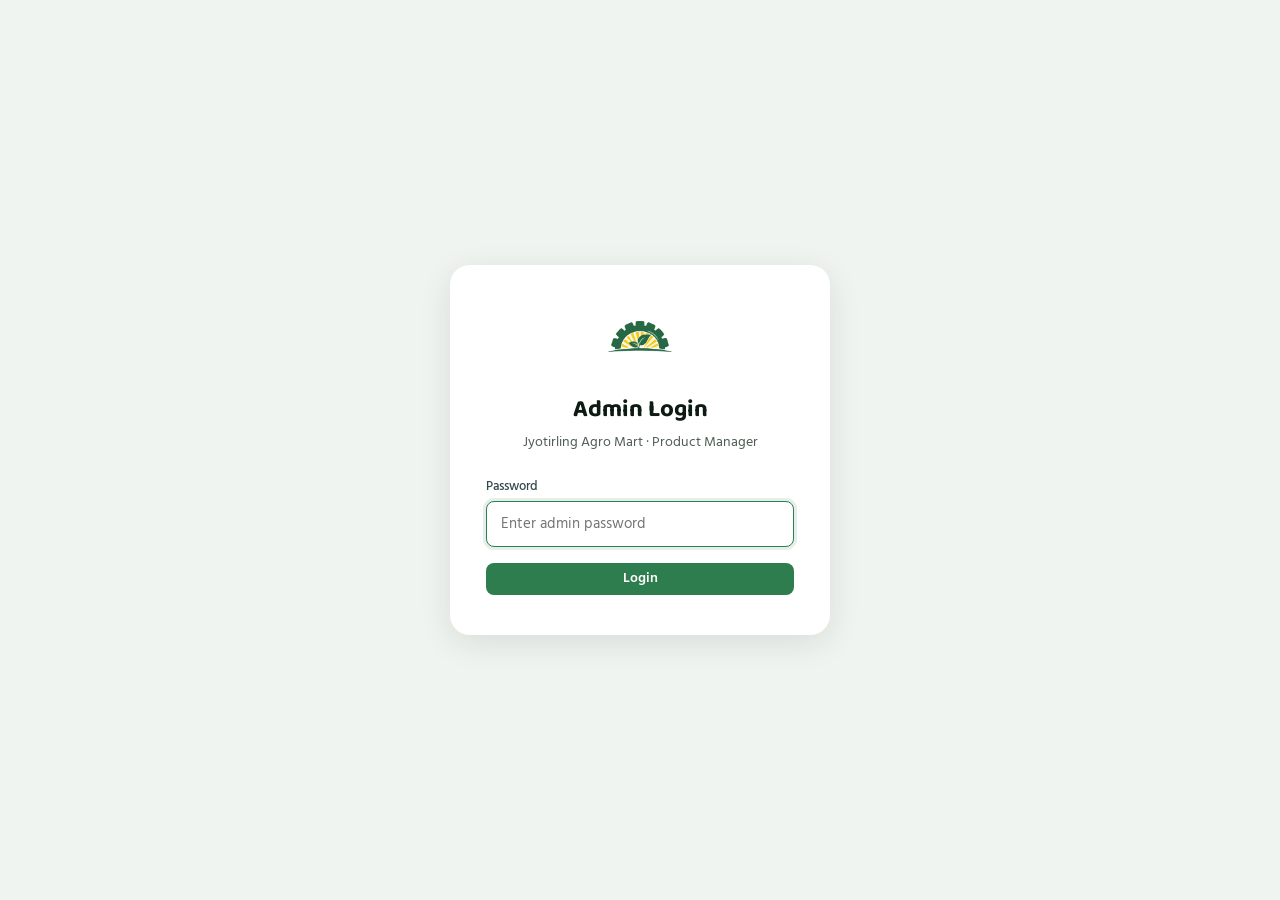
<file: admin.html>
<!DOCTYPE html>
<html lang="en">
<head>
  <meta charset="UTF-8">
  <meta name="viewport" content="width=device-width, initial-scale=1">
  <title>Admin — Jyotirling Agro Mart</title>
  <link rel="preconnect" href="https://fonts.googleapis.com">
  <link href="https://fonts.googleapis.com/css2?family=Baloo+2:wght@600;700&family=Hind:wght@400;500;600&display=swap" rel="stylesheet">
  <link rel="stylesheet" href="admin.css">
</head>
<body>

  <!-- ══════════════════════════════════════════════
       LOGIN SCREEN
  ══════════════════════════════════════════════ -->
  <div id="loginScreen">
    <div class="login-card">
      <img src="assets/logo-emblem.png" alt="Jyotirling Agro Mart" class="login-logo">
      <h1>Admin Login</h1>
      <p class="login-sub">Jyotirling Agro Mart · Product Manager</p>
      <form id="loginForm" autocomplete="off">
        <label class="field-label" for="pwdInput">Password</label>
        <input type="password" id="pwdInput" placeholder="Enter admin password"
               autocomplete="current-password" required>
        <div id="loginErr" class="err-msg" hidden>Incorrect password. Try again.</div>
        <button type="submit" class="btn btn-primary btn-full" style="margin-top:16px">Login</button>
      </form>
    </div>
  </div>

  <!-- ══════════════════════════════════════════════
       ADMIN SCREEN
  ══════════════════════════════════════════════ -->
  <div id="adminScreen" hidden>

    <header class="adm-bar">
      <div class="adm-brand">
        <img src="assets/logo-emblem.png" alt="" class="adm-emblem">
        <span class="adm-title">Agro Mart Admin</span>
      </div>
      <div class="adm-controls">
        <span id="saveStatus" class="save-badge" hidden></span>
        <button id="addBtn"    class="btn btn-outline">+ Add Product</button>
        <button id="saveBtn"   class="btn btn-primary">⬇ Download data.js</button>
        <button id="logoutBtn" class="btn btn-ghost">Logout</button>
      </div>
    </header>

    <div class="adm-body">

      <!-- Data source status bar -->
      <div class="source-bar">
        <span id="sourceText" class="source-label">Loading…</span>
        <button id="refreshBtn" class="btn btn-ghost btn-sm">↺ Refresh</button>
      </div>

      <!-- ── ADD / EDIT FORM ── -->
      <div id="formWrap" class="form-wrap" hidden>
        <div class="form-card">
          <h2 id="formHeading">Add Product</h2>
          <div class="form-grid">

            <label class="field span2">
              ID <span class="req">*</span>
              <input type="text" id="f-id" placeholder="chaff-manual"
                     pattern="[a-z0-9\-]+" title="Lowercase letters, numbers and hyphens only">
              <span class="field-hint">
                Unique slug — lowercase letters &amp; hyphens only (e.g. <code>battery-sprayer</code>).
                Auto-filled from the English name. Cannot be changed after saving.
              </span>
            </label>

            <label class="field">
              Category <span class="req">*</span>
              <select id="f-cat"></select>
            </label>

            <label class="field">
              Price (₹) — leave blank to show "Ask price"
              <input type="number" id="f-price" placeholder="12500" min="0" step="1">
            </label>

            <label class="field">
              Name — मराठी <span class="req">*</span>
              <input type="text" id="f-n-mr" placeholder="हाताची कडबा कुट्टी">
            </label>
            <label class="field">
              Name — हिंदी
              <input type="text" id="f-n-hi" placeholder="हाथ वाली चाफ कटर">
            </label>
            <label class="field span2">
              Name — English
              <input type="text" id="f-n-en" placeholder="Manual chaff cutter">
            </label>

            <label class="field">
              Description — मराठी
              <textarea id="f-d-mr" rows="2" placeholder="वीज नसतानाही चारा बारीक करा"></textarea>
            </label>
            <label class="field">
              Description — हिंदी
              <textarea id="f-d-hi" rows="2" placeholder="बिना बिजली चारा काटें"></textarea>
            </label>
            <label class="field span2">
              Description — English
              <textarea id="f-d-en" rows="2" placeholder="Chop fodder without electricity"></textarea>
            </label>

            <label class="field span2">
              Image path (optional)
              <input type="text" id="f-img" placeholder="assets/chaff-manual.jpg">
              <span class="field-hint">
                Upload the image to the <code>assets/</code> folder on Hostinger first,
                then type its path here.
              </span>
            </label>

          </div><!-- /form-grid -->

          <div class="form-actions">
            <button id="formCancel" class="btn btn-ghost">Cancel</button>
            <button id="formApply" class="btn btn-primary">Apply</button>
          </div>
        </div>
      </div><!-- /formWrap -->

      <!-- ── PRODUCT LIST ── -->
      <div id="productList" class="product-list"></div>

      <!-- how to use notice -->
      <div class="notice notice-info">
        <strong>How to publish changes:</strong>
        Edit products above → click <em>⬇ Download data.js</em> → log in to Hostinger
        File Manager → upload the file to <code>public_html/js/data.js</code> → done.
      </div>

    </div><!-- /adm-body -->
  </div><!-- /adminScreen -->

  <script src="js/config.js"></script>
  <script src="js/data.js"></script>
  <script src="js/admin.js"></script>
</body>
</html>
</file>
<file: css/style.css>
/* =========================================================
   Jyotirling Agro Mart — styles
   ========================================================= */
:root{
  --bg:#FBFCF7; --ink:#0D1B13; --ink2:#2E3B33; --muted:#4F5D54; --line:rgba(13,27,19,.1);
  --green:#2E7D4F; --green-d:#1F5C3B; --mint:#EAF6DA; --mint2:#EEF6E6; --pale:#E4EFDA;
  --lime:#C6EE6A; --lime-soft:#E6F8BE; --leaf:#8FC23F; --leaf2:#B9E07A;
  --peach:#FFE6D4; --orange:#FF7A2F; --orange-t:#B8460F; --sun:#FFB547; --white:#fff;
  --r-lg:28px; --r-md:20px; --r-sm:14px;
  --shadow:0 18px 40px -18px rgba(13,27,19,.25);
  --ease:cubic-bezier(.2,.7,.2,1);
  --fh:'Baloo 2',system-ui,sans-serif; --fb:'Hind',system-ui,sans-serif; --fm:'JetBrains Mono',ui-monospace,monospace;
}
*,*::before,*::after{box-sizing:border-box}
[hidden]{display:none!important}
html{scroll-behavior:smooth;scroll-padding-top:150px;-webkit-text-size-adjust:100%}
body{margin:0;background:var(--bg);color:var(--ink);font-family:var(--fb);font-size:17px;line-height:1.55;overflow-x:hidden}
img{max-width:100%;display:block}
a{color:var(--green-d)}
a:hover{color:var(--ink)}
button,input,select{font:inherit;color:inherit}
button{cursor:pointer}
:focus-visible{outline:3px solid var(--orange);outline-offset:2px;border-radius:6px}
.sr{position:absolute!important;width:1px;height:1px;overflow:hidden;clip:rect(0 0 0 0);white-space:nowrap}
.skip{position:fixed;left:12px;top:-60px;z-index:100;background:var(--ink);color:#fff;padding:10px 16px;border-radius:10px;transition:top .2s}
.skip:focus{top:12px}
.wrap{max-width:1360px;margin:0 auto;padding-left:32px;padding-right:32px}
.mono{font-family:var(--fm)}
.muted{color:var(--muted)}
.small{font-size:14px}
.ico{width:18px;height:18px;flex:none;display:inline-block;vertical-align:middle}
.ico.big{width:48px;height:48px}
.h2{font-family:var(--fh);font-weight:800;font-size:clamp(34px,4.4vw,56px);line-height:1.05;margin:6px 0 0;letter-spacing:-.01em}
.h3{font-family:var(--fh);font-weight:700;font-size:24px;line-height:1.2;margin:0}
.kicker{display:inline-block;font-weight:700;color:var(--orange-t);font-size:15px;letter-spacing:.02em}
.sec-sub{margin:12px 0 0;font-size:18px;color:var(--muted);max-width:760px}
.section{padding-top:110px}
.sec-head{display:flex;justify-content:space-between;align-items:flex-end;gap:24px;flex-wrap:wrap;margin-bottom:30px}
.card{background:var(--white);border:1px solid var(--line);border-radius:var(--r-lg)}
.empty{padding:40px;text-align:center;color:var(--muted)}

/* ---------- buttons ---------- */
.btn{position:relative;overflow:hidden;display:inline-flex;align-items:center;justify-content:center;gap:9px;min-height:48px;padding:0 20px;border-radius:var(--r-sm);font-weight:700;font-size:16px;text-decoration:none;border:1.5px solid transparent;transition:transform .2s var(--ease),background-color .2s,box-shadow .2s;white-space:nowrap;-webkit-tap-highlight-color:transparent}
.btn:hover{transform:translateY(-2px)}
.btn:active{transform:translateY(0) scale(.98)}
.btn-lg{min-height:56px;padding:0 26px;font-size:18px;border-radius:16px}
.btn-primary{background:var(--green);color:#fff}
.btn-primary:hover{background:var(--green-d);color:#fff;box-shadow:0 10px 24px -10px rgba(46,125,79,.7)}
.btn-outline{background:#fff;color:var(--green-d);border-color:rgba(46,125,79,.45)}
.btn-outline:hover{background:var(--mint);color:var(--green-d)}
.btn-ghost{background:#fff;color:var(--green-d);border-color:rgba(46,125,79,.35)}
.btn-lime{background:var(--lime);color:var(--ink)}
.btn-lime:hover{background:#B5E451;color:var(--ink)}
.btn-danger{background:#C0392B;color:#fff}
.btn-block{width:100%}
.btn .ripple{position:absolute;border-radius:50%;transform:scale(0);background:rgba(255,255,255,.55);animation:ripple .6s ease-out forwards;pointer-events:none}
.btn-outline .ripple,.btn-ghost .ripple,.btn-lime .ripple{background:rgba(46,125,79,.25)}
@keyframes ripple{to{transform:scale(3.2);opacity:0}}
.icon-btn{width:46px;height:46px;border-radius:12px;border:1px solid var(--line);background:#fff;display:inline-grid;place-items:center;color:var(--ink)}
.icon-btn:hover{background:var(--mint)}
.link-btn{display:inline-flex;align-items:center;gap:6px;background:none;border:none;color:var(--green-d);font-weight:600;padding:8px 4px;min-height:44px}
.link-btn:hover{text-decoration:underline}
.link-btn.danger{color:#B03A2E}
.chip{display:inline-flex;align-items:center;gap:8px;border-radius:999px;padding:5px 14px;font-size:14px;font-weight:600}
.chip-outline{border:1px solid rgba(46,125,79,.35);background:#fff;color:var(--green-d)}
.chip-warn{border:1px solid rgba(184,70,15,.3);background:#fff;color:var(--orange-t);font-size:13px}
.chip-soft{background:var(--pale);color:var(--green-d)}
.chip-dark{background:var(--green);color:#fff;font-size:13px;padding:4px 12px}

/* ---------- preloader / progress ---------- */
.preloader{position:fixed;inset:0;z-index:200;background:var(--bg);display:grid;place-items:center;transition:opacity .5s var(--ease),visibility .5s}
.preloader.done{opacity:0;visibility:hidden}
.pre-sprout{width:110px;height:110px}
.pre-ring{fill:none;stroke:var(--pale);stroke-width:6;stroke-dasharray:10 7;transform-origin:center;animation:spin 6s linear infinite}
.pre-stem{fill:none;stroke:var(--green);stroke-width:5;stroke-linecap:round;stroke-dasharray:60;stroke-dashoffset:60;animation:draw .7s var(--ease) forwards}
.pre-leaf1,.pre-leaf2{fill:var(--leaf);transform-box:fill-box;transform-origin:100% 100%;transform:scale(0);animation:pop .5s var(--ease) .5s forwards}
.pre-leaf2{fill:var(--leaf2);transform-origin:0 50%;animation-delay:.7s}
.scroll-progress{position:fixed;left:0;top:0;height:3px;width:100%;background:linear-gradient(90deg,var(--green),var(--leaf));transform-origin:left;transform:scaleX(0);z-index:90}
@keyframes spin{to{transform:rotate(360deg)}}
@keyframes draw{to{stroke-dashoffset:0}}
@keyframes pop{to{transform:scale(1)}}

/* ---------- util + header ---------- */
.util{background:#E9F5DE;color:var(--ink2);font-size:14px;border-bottom:1px solid rgba(46,125,79,.15)}
.util-in{min-height:38px;display:flex;gap:24px;align-items:center;flex-wrap:wrap}
.util-right{margin-left:auto;display:flex;gap:18px}
.util-phone{font-weight:700;color:var(--green-d);text-decoration:none}
.util-mail{color:var(--ink2);text-decoration:none}
.open-badge{display:inline-flex;gap:8px;align-items:center;font-weight:600}
.dot{position:relative;width:9px;height:9px;border-radius:50%;background:#3F9A2E;display:inline-block}
.dot .ping{position:absolute;inset:0;border-radius:50%;background:#3F9A2E;animation:ping 1.8s ease-out infinite}
.open-badge.closed .dot,.open-badge.closed .ping{background:#C0392B}
@keyframes ping{to{transform:scale(2.6);opacity:0}}
.header{position:sticky;top:0;z-index:50;background:rgba(255,255,255,.96);border-bottom:1px solid var(--line);transition:box-shadow .3s}
.header.scrolled{box-shadow:0 8px 30px -18px rgba(13,27,19,.35)}
.header-in{display:flex;align-items:center;gap:18px;padding-top:14px;padding-bottom:12px}
.brand{display:flex;gap:12px;align-items:center;text-decoration:none;color:var(--ink);flex:none}
.brand-logo{width:58px;height:58px;border-radius:16px;background:var(--bg);border:1px solid var(--line);display:grid;place-items:center;transition:transform .5s var(--ease)}
.brand:hover .brand-logo{transform:rotate(-8deg) scale(1.05)}
.brand-logo img{width:48px;height:auto}
.brand-text{display:flex;flex-direction:column;line-height:1.15}
.brand-name{font-family:var(--fh);font-weight:800;font-size:25px}
.brand-sub{font-size:13.5px;color:var(--muted)}
.search{position:relative;flex:1 1 300px;display:flex;align-items:center;gap:10px;background:var(--bg);border:1.5px solid rgba(13,27,19,.14);border-radius:14px;padding:0 14px;min-height:50px;transition:border-color .2s,box-shadow .2s}
.search:focus-within{border-color:var(--green);box-shadow:0 0 0 4px rgba(46,125,79,.12)}
.search .ico{color:var(--muted)}
.search input{border:none;background:transparent;outline:none;flex:1;min-width:0;font-weight:500;font-size:16px;padding:12px 0}
.search kbd{font-family:var(--fm);font-size:12px;color:var(--muted);border:1px solid rgba(13,27,19,.2);border-radius:6px;padding:1px 6px}
.search-list{position:absolute;left:0;right:0;top:calc(100% + 8px);margin:0;padding:8px;list-style:none;background:#fff;border:1px solid var(--line);border-radius:16px;box-shadow:var(--shadow);max-height:420px;overflow:auto;z-index:60;animation:dropIn .25s var(--ease)}
.search-list .grp{font-size:12px;font-weight:700;color:var(--muted);padding:8px 10px 4px;text-transform:uppercase;letter-spacing:.04em}
.search-list li[role=option]{display:flex;gap:10px;align-items:center;padding:10px;border-radius:10px;cursor:pointer}
.search-list li[role=option][aria-selected=true],.search-list li[role=option]:hover{background:var(--mint)}
.search-list .s-ico{width:34px;height:34px;border-radius:10px;background:var(--pale);display:grid;place-items:center;color:var(--green-d);flex:none}
.search-list .s-sub{font-size:13px;color:var(--muted)}
.search-list .none{padding:12px;color:var(--muted)}
@keyframes dropIn{from{opacity:0;transform:translateY(-6px)}to{opacity:1;transform:none}}
.lang{display:flex;background:var(--bg);border:1px solid var(--line);border-radius:12px;padding:4px;gap:2px;flex:none}
.lang-btn{border:none;border-radius:9px;padding:0 12px;min-height:40px;font-weight:600;font-size:15px;background:transparent;color:var(--ink);transition:background-color .25s,color .25s,box-shadow .25s}
.lang-btn[aria-pressed=true]{background:#fff;color:var(--green-d);box-shadow:0 1px 4px rgba(13,27,19,.18)}
.btn-bag{padding:0 16px}
.badge{background:var(--lime);color:var(--ink);border-radius:999px;font-size:12px;padding:1px 8px;min-width:22px;text-align:center}
.badge.bump{animation:bump .5s var(--ease)}
@keyframes bump{30%{transform:scale(1.5)}60%{transform:scale(.9)}}
.menu-btn,.search-toggle{display:none}
.nav{display:flex;gap:4px;padding-bottom:12px;overflow-x:auto;scrollbar-width:none}
.nav::-webkit-scrollbar{display:none}
.pill{display:inline-flex;gap:8px;align-items:center;color:var(--ink);text-decoration:none;border-radius:999px;padding:0 15px;min-height:42px;font-weight:600;font-size:15px;white-space:nowrap;transition:background-color .25s,color .25s}
.pill:hover{background:var(--mint);color:var(--ink)}
.pill.active{background:#DDF2C4;color:var(--green-d)}

/* ---------- reveal animations ---------- */
[data-reveal]{opacity:0;transform:translateY(34px);transition:opacity .8s var(--ease),transform .8s var(--ease)}
[data-reveal].in{opacity:1;transform:none}
.stagger>*{opacity:0;transform:translateY(24px) scale(.98);transition:opacity .6s var(--ease),transform .6s var(--ease)}
.stagger.in>*{opacity:1;transform:none}
.no-js [data-reveal],.no-js .stagger>*{opacity:1;transform:none}
.no-js .hero-h1 .line>span{transform:none}.no-js .sprout .stem{stroke-dashoffset:0}.no-js .sprout .leaf1,.no-js .sprout .leaf2{transform:none}.no-js .preloader{display:none}

/* ---------- hero bento ---------- */
.bento{padding-top:26px;display:grid;grid-template-columns:repeat(12,minmax(0,1fr));grid-auto-rows:minmax(150px,auto);gap:16px}
.tile{border-radius:var(--r-lg);padding:26px;position:relative;overflow:hidden;text-decoration:none;color:var(--ink)}
.hero{grid-column:span 7;grid-row:span 3;background:var(--mint);border:1px solid rgba(46,125,79,.18);padding:44px 48px;display:flex;flex-direction:column;align-items:flex-start;min-height:520px}
.hero-gear{position:absolute;right:-90px;top:-90px;width:360px;height:360px;stroke:var(--leaf2);opacity:.5;animation:spin 40s linear infinite}
.hero-h1{font-family:var(--fh);font-weight:800;font-size:clamp(44px,6vw,82px);line-height:1.02;margin:24px 0 0;max-width:520px;position:relative}
html[lang=en] .hero-h1{font-size:clamp(40px,4.6vw,66px)}
.hero-h1 .line{display:block;overflow:hidden;padding-bottom:4px}
.hero-h1 .line>span{display:inline-block;transform:translateY(105%);transition:transform 1s var(--ease)}
.loaded .hero-h1 .line>span{transform:none}
.loaded .hero-h1 .line:nth-child(2)>span{transition-delay:.12s}
.mark{position:relative;z-index:0}
.mark::after{content:"";position:absolute;left:0;right:0;bottom:.12em;height:.22em;background:#FFC9A3;z-index:-1;border-radius:4px;transform:scaleX(0);transform-origin:left;transition:transform 1s var(--ease) .9s}
.loaded .mark::after{transform:scaleX(1)}
.hero-sub{margin:22px 0 0;font-size:20px;color:#3F4E45;max-width:560px}
.hero-cta{display:flex;gap:12px;flex-wrap:wrap;margin-top:28px;position:relative;z-index:2}
.hero-call{margin:16px 0 0;font-size:15.5px;color:var(--muted);position:relative;z-index:2}
.hero-call a{font-weight:700}
.hero-chips{position:absolute;right:36px;top:110px;display:flex;flex-direction:column;align-items:flex-end;gap:14px;pointer-events:none}
.float-chip{background:#fff;border:1.5px solid var(--ink);border-radius:14px;padding:8px 14px;font-weight:700;font-size:15px;box-shadow:4px 4px 0 var(--ink);animation:bob 5s ease-in-out infinite}
.float-chip.f2{background:var(--lime-soft);margin-right:40px;animation-delay:.8s}
.float-chip.f3{background:var(--peach);animation-delay:1.6s}
@keyframes bob{50%{transform:translateY(-10px) rotate(-1.5deg)}}
.sprout{position:absolute;right:30px;bottom:0;width:200px;height:240px;pointer-events:none}
.sprout .ground{fill:none;stroke:var(--leaf);stroke-width:3;opacity:.6}
.sprout .stem{fill:none;stroke:#3F9A2E;stroke-width:7;stroke-linecap:round;stroke-dasharray:520;stroke-dashoffset:520}
.sprout .leaf1,.sprout .leaf2{transform-box:fill-box;transform:scale(0)}
.sprout .leaf1{fill:var(--leaf);transform-origin:100% 100%}
.sprout .leaf2{fill:var(--leaf2);transform-origin:0 50%}
.loaded .sprout .stem{animation:draw 2s var(--ease) .4s forwards}
.loaded .sprout .leaf1{animation:pop .8s cubic-bezier(.2,.9,.3,1.4) 1.8s forwards}
.loaded .sprout .leaf2{animation:pop .8s cubic-bezier(.2,.9,.3,1.4) 2.1s forwards}
.sprout .leaf1,.sprout .leaf2{animation-fill-mode:forwards}
.loaded .sprout{animation:sway 6s ease-in-out 3s infinite;transform-origin:50% 100%}
@keyframes sway{50%{transform:rotate(2deg)}}

.t-weather{grid-column:span 5;grid-row:span 2;background:#fff;border:1px solid var(--line);display:flex;flex-direction:column;gap:14px;transition:transform .35s var(--ease),box-shadow .35s}
.t-weather:hover{transform:translateY(-4px);box-shadow:var(--shadow);color:var(--ink)}
.tile-head{display:flex;justify-content:space-between;align-items:center;font-weight:700;font-size:17px;gap:10px}
.live-chip{display:inline-flex;gap:6px;align-items:center;font-size:13px;font-weight:600;color:var(--green-d);background:var(--pale);border-radius:999px;padding:3px 10px}
.live-dot{width:7px;height:7px;border-radius:50%;background:#3F9A2E;animation:blink 1.6s ease-in-out infinite}
@keyframes blink{50%{opacity:.25}}
.mw-body{display:flex;gap:18px;align-items:center;min-height:90px}
.mw-body .wi{width:64px;height:64px;flex:none}
.mw-temp{font-family:var(--fh);font-size:68px;font-weight:700;line-height:1}
.mw-txt{display:flex;flex-direction:column;font-size:15px;color:var(--muted)}
.mw-txt b{color:var(--ink);font-size:17px}
.mw-meta{display:grid;grid-template-columns:repeat(3,minmax(0,1fr));gap:8px}
.mw-meta>span{display:flex;gap:8px;align-items:center;background:var(--mint2);border-radius:12px;padding:8px 10px}
.mw-meta .ico{color:var(--green);width:20px;height:20px}
.mw-meta>span>span{display:flex;flex-direction:column;font-size:12px;color:var(--muted);line-height:1.25}
.mw-meta b{color:var(--ink);font-size:14px}
.mw-days{display:grid;grid-template-columns:repeat(5,minmax(0,1fr));gap:8px;margin-top:auto}
.mw-day{background:var(--bg);border-radius:12px;padding:8px 0;display:flex;flex-direction:column;align-items:center;font-size:14px;gap:2px}
.mw-day .wi{width:28px;height:28px}
.mw-day b{font-family:var(--fm);font-size:13px}
.t-spray{grid-column:span 5;background:var(--pale);display:flex;gap:16px;align-items:center;padding:20px 24px}
.spray-ico{width:52px;height:52px;flex:none;border-radius:14px;background:#fff;display:grid;place-items:center;color:var(--green)}
.spray-ico .ico{width:26px;height:26px;animation:windy 3s ease-in-out infinite}
@keyframes windy{50%{transform:translateX(4px)}}
.spray-txt{display:flex;flex-direction:column;font-size:15px;color:var(--muted)}
.spray-txt b{color:var(--ink);font-size:17px}
.spray-good{color:var(--green-d);font-weight:700}
.spray-bad{color:var(--orange-t);font-weight:700}
.t-subsidy{grid-column:span 3;grid-row:span 2;background:var(--lime-soft);border:1px solid rgba(46,125,79,.15);display:flex;flex-direction:column}
.tile-label{font-weight:700;font-size:15px}
.big-num{font-family:var(--fh);font-weight:800;font-size:62px;line-height:1;margin-top:14px;color:var(--green-d)}
.tile-body{font-size:15px;margin-top:10px;color:var(--ink2)}
.tile-link{margin-top:auto;font-weight:700;display:inline-flex;align-items:center;gap:6px;color:var(--ink);text-decoration:none;padding-top:12px}
.tile-link .ico{transition:transform .3s var(--ease)}
.tile-link:hover .ico{transform:translateX(5px)}
.tile-link.sm{margin:0;padding:0;font-size:15px;color:var(--green-d)}
.t-lic{grid-column:span 4;grid-row:span 2;background:var(--peach);border:1px solid rgba(184,70,15,.15);display:flex;flex-direction:column}
.lic-items{font-family:var(--fh);font-size:36px;font-weight:800;line-height:1.05;margin-top:12px}
.gst-chip{margin-top:auto;font-size:13px;font-weight:700;background:#fff;border-radius:10px;padding:8px 12px;align-self:flex-start}
.t-mandi{grid-column:span 5;grid-row:span 2;background:#fff;border:1px solid var(--line);display:flex;flex-direction:column;gap:12px}
.ticker-box{overflow:hidden;border-top:1px solid var(--line);border-bottom:1px solid var(--line);padding:12px 0;mask-image:linear-gradient(90deg,transparent,#000 8%,#000 92%,transparent)}
.ticker{display:inline-flex;gap:28px;min-width:max-content;white-space:nowrap}
.ticker.run{animation:marquee 40s linear infinite}
.ticker-box:hover .ticker{animation-play-state:paused}
.tk{display:inline-flex;gap:8px;align-items:baseline;font-size:16px}
.tk b{font-family:var(--fm)}
.tk small{color:var(--muted);font-size:12px}
.ticker-msg{font-size:15px;color:var(--muted);white-space:normal}
@keyframes marquee{to{transform:translateX(-50%)}}
.tile-foot{font-size:13px;color:var(--muted);margin-top:auto}

.skeleton{display:block;border-radius:10px;background:linear-gradient(90deg,#EEF1E8 25%,#F7F9F3 50%,#EEF1E8 75%);background-size:200% 100%;animation:shimmer 1.3s infinite}
.sk-lg{height:56px;width:60%}
.sk-md{height:18px;width:80%;margin-top:6px}
@keyframes shimmer{to{background-position:-200% 0}}

/* ---------- season ---------- */
.season{margin-top:80px;background:#F2F8EA;border:1px solid rgba(46,125,79,.14);border-radius:32px;padding:46px}
.season-head{display:flex;flex-direction:column;align-items:flex-start;gap:10px;margin-bottom:28px}
.season-grid{display:grid;grid-template-columns:repeat(3,minmax(0,1fr));gap:18px}
.season-card{background:#fff;border-radius:var(--r-md);padding:26px;display:flex;flex-direction:column;gap:10px;border:1px solid var(--line);transition:transform .35s var(--ease),box-shadow .35s}
.season-card:hover{transform:translateY(-6px);box-shadow:var(--shadow)}
.season-n{font-family:var(--fh);font-size:54px;font-weight:800;line-height:1;color:var(--leaf)}
.season-card h3{font-family:var(--fh);font-size:26px;margin:0}
.season-card p{margin:0;color:var(--muted)}
.season-card .link-btn{align-self:flex-start;padding-left:0;margin-top:auto}

/* ---------- shop ---------- */
.cat-bar{display:flex;gap:8px;flex-wrap:wrap;margin-bottom:22px}
.cat{display:inline-flex;align-items:center;gap:8px;border:1px solid var(--line);background:#fff;border-radius:999px;padding:0 16px;min-height:44px;font-weight:600;font-size:15px;transition:background-color .2s,border-color .2s,color .2s,transform .2s}
.cat:hover{border-color:var(--green);transform:translateY(-1px)}
.cat[aria-selected=true]{background:var(--green);border-color:var(--green);color:#fff}
.cat .n{font-family:var(--fm);font-size:12px;opacity:.7}
.search-note{display:flex;gap:12px;align-items:center;margin-bottom:16px;background:var(--mint);border-radius:12px;padding:6px 14px}
.product-grid{display:grid;grid-template-columns:repeat(4,minmax(0,1fr));gap:16px}
.product{background:#fff;border:1.5px solid var(--line);border-radius:24px;padding:20px;display:flex;flex-direction:column;gap:12px;transition:transform .35s var(--ease),border-color .25s,box-shadow .35s;transform-style:preserve-3d;will-change:transform}
.product:hover{border-color:rgba(46,125,79,.5);box-shadow:var(--shadow)}
.product.enter{animation:cardIn .5s var(--ease) both}
@keyframes cardIn{from{opacity:0;transform:translateY(18px) scale(.97)}to{opacity:1;transform:none}}
.p-media{height:130px;border-radius:16px;background:var(--mint2);display:grid;place-items:center;color:var(--green-d);position:relative;overflow:hidden}
.p-media img{width:100%;height:100%;object-fit:cover}
.p-media svg{width:62px;height:62px;transition:transform .6s var(--ease)}
.product:hover .p-media svg{transform:rotate(-10deg) scale(1.12)}
.p-media.c-fertilizer,.p-media.c-pesticide,.p-media.c-seeds{background:#FFF1E6;color:var(--orange-t)}
.p-media.c-dairy,.p-media.c-livestock{background:#EEF3FB;color:#2F5D8A}
.p-cat{position:absolute;left:10px;top:10px;font-size:12px;font-weight:700;background:#fff;border-radius:999px;padding:2px 10px;color:var(--ink2)}
.p-name{font-family:var(--fh);font-weight:700;font-size:21px;line-height:1.15;margin:0}
.p-desc{margin:0;font-size:14.5px;color:var(--muted)}
.p-price{font-family:var(--fm);font-weight:700}
.p-actions{display:flex;gap:8px;margin-top:auto}
.p-actions .btn{flex:1;min-height:44px;padding:0 10px;font-size:14.5px}
.btn.added{background:var(--lime);color:var(--ink)}
.fly-dot{position:fixed;z-index:120;width:18px;height:18px;border-radius:50%;background:var(--green);box-shadow:0 0 0 4px rgba(198,238,106,.8);pointer-events:none}

/* ---------- weather ---------- */
.weather{background:#fff;border:1px solid var(--line);border-radius:32px;padding:34px;min-height:300px}
.w-loading,.w-error{display:flex;flex-direction:column;align-items:center;justify-content:center;gap:14px;min-height:240px;color:var(--muted);text-align:center}
.spinner{width:42px;height:42px;border-radius:50%;border:4px solid var(--pale);border-top-color:var(--green);animation:spin .9s linear infinite}
.w-now{display:grid;grid-template-columns:auto 1fr;gap:20px 40px;align-items:center;padding-bottom:26px;border-bottom:1px solid var(--line)}
.w-now-main{display:flex;gap:20px;align-items:center}
.w-icon-lg .wi{width:96px;height:96px}
.w-temp{font-family:var(--fh);font-size:96px;font-weight:700;line-height:.9}
.w-now-txt{display:flex;flex-direction:column;color:var(--muted)}
.w-now-txt b{color:var(--ink);font-size:22px;font-family:var(--fh)}
.w-stats{display:grid;grid-template-columns:repeat(3,minmax(0,1fr));gap:10px}
.w-stat{background:var(--bg);border-radius:14px;padding:12px 14px;display:flex;gap:10px;align-items:center}
.w-stat .ico{width:22px;height:22px;color:var(--green)}
.w-stat span{display:flex;flex-direction:column;font-size:13px;color:var(--muted);line-height:1.3}
.w-stat b{font-size:16px;color:var(--ink);font-family:var(--fm)}
.w-spray{grid-column:1/-1;display:flex;flex-wrap:wrap;gap:10px;align-items:center}
.w-updated{grid-column:1/-1;font-size:13px;color:var(--muted)}
.w-days{display:grid;grid-template-columns:repeat(7,minmax(0,1fr));gap:10px;margin:24px 0}
.w-day{border:1.5px solid var(--line);background:#fff;border-radius:18px;padding:12px 6px;display:flex;flex-direction:column;align-items:center;gap:4px;transition:transform .25s var(--ease),border-color .25s,background-color .25s,box-shadow .25s;min-height:44px}
.w-day:hover{transform:translateY(-3px);border-color:var(--green)}
.w-day[aria-selected=true]{background:var(--mint);border-color:var(--green);box-shadow:0 10px 24px -14px rgba(46,125,79,.8)}
.w-day .d-name{font-weight:700;font-size:15px}
.w-day .d-date{font-size:12px;color:var(--muted)}
.w-day .wi{width:40px;height:40px}
.w-day .d-t{font-family:var(--fm);font-size:14px}
.w-day .d-t i{font-style:normal;color:var(--muted)}
.w-day .d-r{font-size:12px;color:#2F5D8A;display:flex;gap:2px;align-items:center}
.w-day .d-r .ico{width:12px;height:12px}
.w-hourly-head{display:flex;justify-content:space-between;align-items:baseline;gap:12px;flex-wrap:wrap;margin-bottom:10px}
.w-day-sum{font-size:14px;color:var(--muted)}
.w-chart{height:150px;position:relative}
.w-chart svg{width:100%;height:100%;overflow:visible}
.w-chart .line{fill:none;stroke:var(--orange);stroke-width:3;stroke-linejoin:round;stroke-linecap:round}
.w-chart .area{fill:url(#tg)}
.w-chart .rain{fill:#9CC3E6}
.w-chart .pt{fill:#fff;stroke:var(--orange);stroke-width:2.5}
.w-chart .lbl{font-family:var(--fm);font-size:11px;fill:var(--ink2)}
.w-chart .now{stroke:var(--green);stroke-dasharray:4 4;stroke-width:1.5}
.w-chart .drawn .line{stroke-dasharray:var(--len);stroke-dashoffset:var(--len);animation:draw 1.2s var(--ease) forwards}
.w-hours{display:flex;gap:10px;overflow-x:auto;padding:10px 2px 14px;scroll-snap-type:x mandatory;scrollbar-width:thin}
.w-hour{flex:0 0 92px;scroll-snap-align:start;border:1px solid var(--line);border-radius:16px;padding:10px 6px;display:flex;flex-direction:column;align-items:center;gap:3px;font-size:13px;background:#fff;position:relative;animation:cardIn .4s var(--ease) both}
.w-hour .h-t{font-weight:700;font-size:14px}
.w-hour .wi{width:34px;height:34px}
.w-hour .h-temp{font-family:var(--fh);font-size:22px;font-weight:700;line-height:1}
.w-hour .h-meta{display:flex;align-items:center;gap:3px;color:var(--muted)}
.w-hour .h-meta .ico{width:12px;height:12px}
.w-hour.good{border-color:rgba(63,154,46,.6);background:#F4FBEC}
.w-hour.good::after{content:"";position:absolute;top:8px;right:8px;width:8px;height:8px;border-radius:50%;background:#3F9A2E}
.w-hour.now{outline:2px solid var(--green);outline-offset:-2px}
.w-day-spray{display:flex;flex-wrap:wrap;gap:8px;align-items:center;margin-top:6px}
.w-day-spray .rule{width:100%;font-size:13px;color:var(--muted)}
.slot{font-family:var(--fm);font-size:13px;font-weight:700;background:#E4F4D4;color:var(--green-d);border-radius:999px;padding:4px 12px}
.slot.bad{background:var(--peach);color:var(--orange-t)}
/* animated weather icons */
.wi{display:inline-block;overflow:visible}
.wi .sun-c{fill:#FFB547}
.wi .sun-r{stroke:#FFB547;stroke-width:3;stroke-linecap:round;transform-origin:24px 24px;animation:spin 14s linear infinite}
.wi .cloud{fill:#E3E9EE;stroke:#B8C4CE;stroke-width:1.5;animation:drift 4s ease-in-out infinite}
.wi .cloud.dark{fill:#C8D2DB;stroke:#97A6B3}
.wi .drop{stroke:#4A90D9;stroke-width:2.5;stroke-linecap:round;animation:fall 1.1s linear infinite}
.wi .drop:nth-of-type(2){animation-delay:.35s}.wi .drop:nth-of-type(3){animation-delay:.7s}
.wi .bolt{fill:#FFC93C;animation:flash 2.4s infinite}
.wi .fog{stroke:#A7B3BD;stroke-width:3;stroke-linecap:round;animation:drift 3s ease-in-out infinite}
.wi .moon{fill:#F2D68A}
@keyframes drift{50%{transform:translateX(3px)}}
@keyframes fall{0%{transform:translateY(-3px);opacity:0}30%{opacity:1}100%{transform:translateY(7px);opacity:0}}
@keyframes flash{0%,40%,100%{opacity:1}45%,55%{opacity:.2}}

/* ---------- calculators ---------- */
.calc{background:var(--mint2);border:1px solid rgba(46,125,79,.15);border-radius:32px;padding:46px}
.calc-top{display:flex;gap:10px;flex-wrap:wrap;margin-bottom:14px}
.tabs{position:relative;display:flex;gap:8px;flex-wrap:wrap;margin:28px 0}
.tab{position:relative;z-index:1;display:inline-flex;align-items:center;gap:8px;border:1px solid rgba(13,27,19,.14);border-radius:14px;padding:0 16px;min-height:50px;font-weight:600;font-size:15px;background:#fff;transition:background-color .25s,color .25s,border-color .25s}
.tab:hover{border-color:var(--green)}
.tab[aria-selected=true]{background:#FFD9A0;border-color:#FFC77A;font-weight:700}
.tab-n{font-family:var(--fm);font-size:12px;width:22px;height:22px;border-radius:50%;display:grid;place-items:center;background:var(--pale)}
.tab[aria-selected=true] .tab-n{background:#fff}
.tab-ink{display:none}
.panel{display:grid;grid-template-columns:minmax(0,1.2fr) minmax(0,1fr);gap:22px;animation:panelIn .45s var(--ease)}
.panel[hidden]{display:none}
@keyframes panelIn{from{opacity:0;transform:translateY(12px)}to{opacity:1;transform:none}}
.p-in,.p-out{background:#fff;border:1px solid var(--line);border-radius:24px;padding:28px;display:flex;flex-direction:column;gap:18px}
.f-label{font-weight:700;font-size:17px}
.crop-grid{display:grid;grid-template-columns:repeat(4,minmax(0,1fr));gap:10px}
.crop{text-align:left;border-radius:14px;padding:12px 14px;min-height:64px;background:#fff;border:1.5px solid rgba(13,27,19,.14);transition:background-color .2s,border-color .2s,transform .2s}
.crop:hover{border-color:var(--green);transform:translateY(-2px)}
.crop[aria-pressed=true]{background:var(--lime);border-color:var(--lime)}
.crop b{display:block;font-size:15.5px}
.crop small{display:block;font-family:var(--fm);font-size:12px;opacity:.75}
.stepper{display:flex;align-items:center;gap:10px}
.stepper button{width:48px;height:48px;border-radius:14px;border:1.5px solid rgba(13,27,19,.2);background:#fff;display:grid;place-items:center}
.stepper button:hover{background:var(--mint)}
.stepper output{min-width:180px;text-align:center;background:var(--lime);border-radius:14px;padding:11px 14px;font-weight:700;font-size:17px}
.row-between{display:flex;justify-content:space-between;align-items:center;gap:14px;flex-wrap:wrap}
.field{display:grid;grid-template-columns:minmax(0,1fr) 120px;gap:8px 14px;align-items:center}
.field label{font-weight:600;font-size:15.5px}
.field input[type=number],.field select{width:100%;min-height:46px;border:1.5px solid rgba(13,27,19,.16);border-radius:12px;padding:0 12px;background:#fff;font-family:var(--fm);font-weight:700}
.field input[type=range]{grid-column:1/-1;width:100%;accent-color:var(--green);height:28px}
.note{font-size:14px;color:var(--muted);margin:0}
.out-head{display:flex;justify-content:space-between;align-items:center;gap:12px;flex-wrap:wrap}
.out-title{font-family:var(--fh);font-size:24px;font-weight:800}
.tag-peach{font-size:13px;font-weight:700;background:var(--peach);color:var(--orange-t);border-radius:999px;padding:4px 10px}
.bars{display:flex;flex-direction:column;gap:12px}
.bar-row{display:grid;grid-template-columns:140px minmax(0,1fr) 92px;gap:12px;align-items:center;font-size:15px;font-weight:600}
.bar-track{height:14px;background:#E8ECE2;border-radius:999px;overflow:hidden}
.bar-fill{display:block;height:100%;border-radius:999px;transition:width .7s var(--ease)}
.bar-row b{font-family:var(--fm);text-align:right}
.res-grid{display:grid;grid-template-columns:repeat(3,minmax(0,1fr));gap:10px}
.res{background:#F4F9EE;border:1px solid rgba(46,125,79,.14);border-radius:16px;padding:14px;display:flex;flex-direction:column;gap:2px}
.res span{font-size:14px;color:var(--muted);font-weight:600}
.res b{font-family:var(--fh);font-size:38px;font-weight:800;line-height:1.05}
.res small{font-family:var(--fm);font-size:12px;color:var(--muted)}
.res.hl{background:var(--lime-soft)}
.res.wide{grid-column:1/-1}
.out-actions{display:flex;gap:10px;flex-wrap:wrap;margin-top:auto}
.out-actions .btn{flex:1}

/* ---------- mandi ---------- */
.mandi{overflow:hidden}
.mandi-bar{display:flex;gap:10px;align-items:center;flex-wrap:wrap;padding:16px 20px;border-bottom:1px solid var(--line)}
.mk-chips{display:flex;gap:8px;flex-wrap:wrap}
.mk{border:1px solid rgba(13,27,19,.15);border-radius:12px;padding:0 16px;min-height:44px;font-weight:600;font-size:15px;background:#fff;transition:background-color .2s,color .2s}
.mk[aria-pressed=true]{background:var(--green);color:#fff;border-color:var(--green)}
.mini-search{margin-left:auto;display:flex;align-items:center;gap:8px;border:1.5px solid rgba(13,27,19,.14);border-radius:12px;padding:0 12px;min-height:44px;background:var(--bg)}
.mini-search input{border:none;background:transparent;outline:none;min-width:160px;font-size:15px}
.table-wrap{overflow-x:auto}
.mtable{width:100%;border-collapse:collapse;min-width:760px;font-size:16.5px}
.mtable th{text-align:left;font-size:13.5px;font-weight:600;color:var(--muted);padding:14px 18px;white-space:nowrap}
.mtable td{padding:14px 18px;border-top:1px solid rgba(13,27,19,.07)}
.mtable td.num{font-family:var(--fm)}
.mtable td.td-modal{font-weight:700}
.mtable tbody tr{transition:background-color .2s}
.mtable tbody tr:hover{background:#F2F8EA}
.mtable .bar-mini{display:block;height:5px;border-radius:99px;background:var(--leaf2);margin-top:4px;transform-origin:left;animation:grow .8s var(--ease) both}
@keyframes grow{from{transform:scaleX(0)}}
.mandi-state{padding:40px 24px;text-align:center;display:flex;flex-direction:column;align-items:center;gap:14px;color:var(--muted)}
.mandi-state .acts{display:flex;gap:10px;flex-wrap:wrap;justify-content:center}
.mandi-foot{padding:14px 20px;font-size:13px;color:var(--muted);border-top:1px solid var(--line)}

/* ---------- care + ledger ---------- */
.two-col{display:grid;grid-template-columns:minmax(0,1.1fr) minmax(0,1fr);gap:28px;align-items:start}
.care-tabs{display:flex;gap:8px;flex-wrap:wrap;margin:24px 0 16px}
.care-tab{display:inline-flex;align-items:center;gap:8px;border:1px solid var(--line);background:#fff;border-radius:14px;padding:0 14px;min-height:48px;font-weight:600;transition:background-color .2s,border-color .2s}
.care-tab svg{width:26px;height:26px;color:var(--green)}
.care-tab[aria-selected=true]{background:var(--mint);border-color:var(--green)}
.care-steps{list-style:none;margin:0 0 20px;padding:0;display:flex;flex-direction:column;gap:10px;counter-reset:s}
.care-steps li{counter-increment:s;background:#fff;border:1px solid var(--line);border-radius:18px;padding:16px 18px;display:grid;grid-template-columns:44px minmax(0,1fr);gap:14px;align-items:center;animation:cardIn .45s var(--ease) both}
.care-steps li::before{content:counter(s);font-family:var(--fh);font-weight:800;font-size:20px;width:44px;height:44px;border-radius:12px;background:var(--pale);color:var(--green-d);display:grid;place-items:center}
.ledger{background:var(--lime-soft);border:1px solid rgba(46,125,79,.15);border-radius:32px;padding:34px}
.lg-form{display:grid;grid-template-columns:repeat(2,minmax(0,1fr));gap:12px;margin-top:20px;background:#fff;border-radius:22px;padding:18px}
.lg-form label{display:flex;flex-direction:column;gap:4px;font-size:14px;font-weight:600}
.lg-form input,.lg-form select{min-height:46px;border:1.5px solid rgba(13,27,19,.16);border-radius:12px;padding:0 12px;background:#fff;font-size:16px}
.lg-form input:focus,.lg-form select:focus{border-color:var(--green);outline:none;box-shadow:0 0 0 3px rgba(46,125,79,.15)}
.lg-form .invalid{border-color:#C0392B;animation:shake .35s}
@keyframes shake{25%{transform:translateX(-5px)}75%{transform:translateX(5px)}}
.lg-form .full{grid-column:1/-1}
.lg-sum{display:grid;grid-template-columns:repeat(3,minmax(0,1fr));gap:10px;margin-top:16px}
.lg-s{background:#fff;border-radius:16px;padding:12px 14px;display:flex;flex-direction:column}
.lg-s span{font-size:13px;color:var(--muted);font-weight:600}
.lg-s b{font-family:var(--fm);font-size:19px}
.lg-s.pos b{color:var(--green-d)}.lg-s.neg b{color:#B03A2E}
.lg-tools{display:flex;gap:8px;align-items:center;flex-wrap:wrap;margin-top:12px}
.lg-tools select{min-height:44px;border-radius:12px;border:1.5px solid rgba(13,27,19,.16);padding:0 10px;background:#fff;margin-right:auto}
.lg-bars{display:flex;flex-direction:column;gap:8px;margin-top:10px}
.lg-bars .bar-row{grid-template-columns:120px minmax(0,1fr) 90px;font-size:14px}
.lg-list{list-style:none;margin:14px 0 0;padding:0;background:#fff;border-radius:18px;max-height:340px;overflow:auto}
.lg-item{display:grid;grid-template-columns:minmax(0,1fr) auto 44px;gap:10px;align-items:center;padding:12px 14px;border-bottom:1px solid rgba(13,27,19,.06);animation:cardIn .35s var(--ease) both}
.lg-item .t{font-weight:600}
.lg-item .s{font-size:13px;color:var(--muted)}
.lg-item .v{font-family:var(--fm);font-weight:700}
.lg-item .v.inc{color:var(--green-d)}
.lg-item.out{animation:itemOut .3s var(--ease) forwards}
@keyframes itemOut{to{opacity:0;transform:translateX(30px)}}
.lg-empty{padding:24px;text-align:center;color:var(--muted)}
.lg-privacy{display:flex;gap:8px;align-items:flex-start;font-size:13.5px;color:var(--ink2);margin:14px 0 0}
.lg-privacy .ico{color:var(--green)}

/* ---------- schemes ---------- */
.scheme-grid{display:grid;grid-template-columns:repeat(4,minmax(0,1fr));gap:16px}
.scheme{background:#fff;border:1.5px solid var(--line);border-radius:24px;padding:24px;display:flex;flex-direction:column;gap:10px;transition:transform .35s var(--ease),box-shadow .35s,border-color .25s}
.scheme:hover{transform:translateY(-5px);box-shadow:var(--shadow);border-color:rgba(46,125,79,.4)}
.scheme .tag{align-self:flex-start;font-size:13px;font-weight:700;background:var(--pale);color:var(--green-d);border-radius:999px;padding:3px 10px}
.scheme .tag.warn{background:var(--peach);color:var(--orange-t)}
.scheme .big{font-family:var(--fh);font-size:42px;font-weight:800;line-height:1;color:var(--green)}
.scheme h3{font-family:var(--fh);font-size:21px;margin:0;line-height:1.2}
.scheme p{margin:0;font-size:15px;color:var(--muted)}
.scheme .more{display:grid;grid-template-rows:0fr;transition:grid-template-rows .45s var(--ease)}
.scheme .more>div{overflow:hidden}
.scheme.open .more{grid-template-rows:1fr}
.scheme .more h4{margin:10px 0 2px;font-size:14px}
.scheme .s-acts{display:flex;justify-content:space-between;align-items:center;gap:8px;margin-top:auto;flex-wrap:wrap}
.scheme .s-acts a{font-weight:700;font-size:14.5px}
.docs{margin-top:16px;padding:26px}
.docs-head{display:flex;justify-content:space-between;gap:16px;align-items:flex-start;margin-bottom:14px}
.docs-head p{margin:4px 0 0;font-size:15px}
.docs-count{font-size:15px;font-weight:700;background:var(--pale);color:var(--green-d);border-radius:999px;padding:4px 14px;white-space:nowrap}
.docs-list{display:flex;flex-wrap:wrap;gap:10px}
.doc{display:inline-flex;align-items:center;gap:10px;border:1.5px solid var(--line);border-radius:999px;padding:0 16px 0 8px;min-height:46px;background:#fff;font-weight:600;cursor:pointer;transition:background-color .2s,border-color .2s}
.doc input{position:absolute;opacity:0;width:1px;height:1px}
.doc .box{width:28px;height:28px;border-radius:50%;border:2px solid rgba(13,27,19,.25);display:grid;place-items:center;transition:background-color .2s,border-color .2s}
.doc .box .ico{width:16px;height:16px;color:#fff;transform:scale(0);transition:transform .3s cubic-bezier(.2,.9,.3,1.5)}
.doc input:checked+.box{background:var(--green);border-color:var(--green)}
.doc input:checked+.box .ico{transform:scale(1)}
.doc:has(input:checked){background:var(--mint);border-color:rgba(46,125,79,.4)}
.doc input:focus-visible+.box{outline:3px solid var(--orange);outline-offset:2px}

/* ---------- contact ---------- */
.contact{background:var(--mint2);border:1px solid rgba(46,125,79,.15);border-radius:32px;padding:44px;display:grid;grid-template-columns:minmax(0,1.15fr) minmax(0,1fr);grid-template-areas:"info lic" "map map";gap:28px}
.c-info{grid-area:info}
.c-lic{grid-area:lic;padding:24px;display:flex;flex-direction:column;gap:6px}
.c-map{grid-area:map;height:340px;border-radius:24px;overflow:hidden;background:var(--pale);border:1px solid var(--line)}
.c-map iframe{width:100%;height:100%;border:0}
.map-ph{height:100%;display:grid;place-items:center;color:var(--green)}
.map-ph .ico{width:48px;height:48px;animation:bob 2.5s ease-in-out infinite}
.c-dl{display:grid;grid-template-columns:100px minmax(0,1fr);gap:14px;margin:22px 0 0;font-size:17px}
.c-dl dt{color:var(--muted)}
.c-dl dd{margin:0;font-weight:600}
.open-pill{display:inline-block;font-size:13px;font-weight:700;border-radius:999px;padding:2px 10px;margin-left:6px;background:#DDF2C4;color:var(--green-d)}
.open-pill.closed{background:#FBE0DC;color:#9E2F22}
.c-actions{display:flex;gap:10px;flex-wrap:wrap;margin-top:26px}
.lic-list{list-style:none;margin:8px 0 0;padding:0}
.lic-list li{display:grid;grid-template-columns:minmax(0,1fr) auto 44px;gap:10px;align-items:center;padding:8px 0;border-top:1px solid var(--line)}
.lic-list .k{color:var(--muted);font-size:15px}
.lic-list .v{font-family:var(--fm);font-weight:700;font-size:13.5px}
.lic-list .icon-btn{width:40px;height:40px}
.c-qr{display:flex;gap:14px;align-items:center;margin-top:14px;font-weight:600;font-size:15px}
.qr-box{display:grid;place-items:center;background:#fff;border-radius:16px;padding:12px;border:1px solid var(--line)}
.qr-box img,.qr-box canvas{width:220px;height:220px;image-rendering:pixelated}
.qr-box.sm{padding:6px}
.qr-box.sm img{width:96px;height:96px}

/* ---------- footer ---------- */
.footer{margin-top:110px;background:#E9F5DE;border-top:1px solid rgba(46,125,79,.15);color:var(--ink2)}
.footer-in{display:grid;grid-template-columns:1.4fr 1fr 1fr 1fr;gap:30px;padding-top:50px;padding-bottom:30px}
.footer h4{font-size:15px;margin:0 0 10px;color:var(--ink)}
.footer a{display:block;color:var(--ink2);text-decoration:none;padding:5px 0;font-size:15px}
.footer a:hover{color:var(--green-d);text-decoration:underline}
.f-brand{display:flex;flex-direction:column;gap:8px}
.f-tag{font-family:var(--fh);font-weight:800;font-size:28px;color:var(--green-d)}
.f-bottom{display:flex;justify-content:space-between;gap:16px;flex-wrap:wrap;padding-top:18px;padding-bottom:100px;border-top:1px solid rgba(46,125,79,.15);font-size:14px}

/* ---------- floating ---------- */
.fab-wa{position:fixed;right:24px;bottom:24px;z-index:40;display:inline-flex;align-items:center;gap:10px;background:var(--green);color:#fff;text-decoration:none;border-radius:999px;padding:0 22px 0 8px;min-height:60px;font-weight:700;box-shadow:0 12px 30px -8px rgba(46,125,79,.6);transition:transform .25s var(--ease)}
.fab-wa:hover{transform:translateY(-3px) scale(1.03);color:#fff}
.fab-ico{width:46px;height:46px;border-radius:50%;background:var(--lime);display:grid;place-items:center;color:var(--ink);position:relative}
.fab-ico::after{content:"";position:absolute;inset:0;border-radius:50%;border:2px solid var(--lime);animation:ping 2s ease-out infinite}
.fab-ico .ico{width:24px;height:24px}
.to-top{position:fixed;right:28px;bottom:98px;z-index:40;width:52px;height:52px;border-radius:50%;border:none;background:#fff;box-shadow:var(--shadow);display:grid;place-items:center;opacity:0;transform:translateY(20px) scale(.8);pointer-events:none;transition:opacity .3s,transform .3s var(--ease);color:var(--green-d)}
.to-top.show{opacity:1;transform:none;pointer-events:auto}
.to-top .ring{position:absolute;inset:0;width:52px;height:52px;transform:rotate(-90deg)}
.to-top .ring circle{fill:none;stroke:var(--pale);stroke-width:3}
.to-top .ring circle+circle{stroke:var(--green);stroke-dasharray:132;stroke-dashoffset:132;transition:stroke-dashoffset .1s}

/* ---------- drawers / modals / toasts ---------- */
.overlay{position:fixed;inset:0;z-index:70;background:rgba(13,27,19,.35);opacity:0;transition:opacity .3s}
.overlay.show{opacity:1}
.drawer{position:fixed;top:0;right:0;bottom:0;z-index:80;width:min(440px,100%);background:#fff;display:flex;flex-direction:column;transform:translateX(105%);transition:transform .45s var(--ease);box-shadow:-20px 0 50px -20px rgba(13,27,19,.3);visibility:hidden}
.drawer.open{transform:none;visibility:visible}
.drawer-left{right:auto;left:0;transform:translateX(-105%)}
.drawer-head{display:flex;justify-content:space-between;align-items:center;padding:18px 20px;border-bottom:1px solid var(--line)}
.drawer-body{flex:1;overflow:auto;padding:16px 20px}
.drawer-foot{padding:16px 20px 22px;border-top:1px solid var(--line);display:flex;flex-direction:column;gap:10px}
.drawer-foot[hidden]{display:none}
.cart-list{list-style:none;margin:0;padding:0;display:flex;flex-direction:column;gap:10px}
.cart-item{display:grid;grid-template-columns:52px minmax(0,1fr) auto;gap:12px;align-items:center;border:1px solid var(--line);border-radius:16px;padding:10px;animation:cardIn .35s var(--ease) both}
.cart-item .ci-ico{width:52px;height:52px;border-radius:12px;background:var(--mint2);display:grid;place-items:center;color:var(--green-d)}
.cart-item .ci-ico svg{width:30px;height:30px}
.cart-item .ci-n{font-weight:700;line-height:1.2}
.cart-item .ci-rm{background:none;border:none;color:#B03A2E;font-size:13px;font-weight:600;padding:4px 0;min-height:32px}
.qty{display:flex;align-items:center;gap:4px}
.qty button{width:36px;height:36px;border-radius:10px;border:1px solid var(--line);background:#fff;display:grid;place-items:center}
.qty button .ico{width:14px;height:14px}
.qty output{min-width:28px;text-align:center;font-family:var(--fm);font-weight:700}
.cart-empty{display:flex;flex-direction:column;align-items:center;text-align:center;gap:12px;padding:40px 10px;color:var(--muted)}
.cart-empty[hidden]{display:none}
.cart-empty .ico.big{color:var(--leaf);animation:bob 3s ease-in-out infinite}
.cart-fields{display:grid;grid-template-columns:1fr 1fr;gap:10px}
.cart-fields label{display:flex;flex-direction:column;gap:4px;font-size:14px;font-weight:600}
.cart-fields input{min-height:44px;border:1.5px solid rgba(13,27,19,.16);border-radius:12px;padding:0 12px}
.lang-block{width:100%;margin-bottom:14px}
.lang-block .lang-btn{flex:1}
.drawer-nav{display:flex;flex-direction:column;gap:4px;margin-bottom:16px}
.drawer-nav a{display:flex;gap:12px;align-items:center;padding:12px 14px;border-radius:14px;text-decoration:none;color:var(--ink);font-weight:600;font-size:17px;opacity:0;transform:translateX(-14px);transition:opacity .35s,transform .35s var(--ease),background-color .2s}
.drawer.open .drawer-nav a{opacity:1;transform:none}
.drawer-nav a:hover,.drawer-nav a.active{background:var(--mint)}
.drawer-nav a .ico{color:var(--green)}
.modal{position:fixed;inset:0;z-index:95;display:grid;place-items:center;padding:20px;background:rgba(13,27,19,.4);opacity:0;visibility:hidden;transition:opacity .3s,visibility .3s}
.modal.open{opacity:1;visibility:visible}
.modal-card{position:relative;background:#fff;border-radius:28px;padding:30px;width:min(460px,100%);display:flex;flex-direction:column;align-items:center;gap:12px;text-align:center;transform:translateY(20px) scale(.96);transition:transform .4s var(--ease)}
.modal.open .modal-card{transform:none}
.modal-card.small{width:min(400px,100%)}
.modal-card p{margin:0}
.modal-x{position:absolute;right:14px;top:14px}
.qr-url{font-size:13px;background:var(--bg);border-radius:10px;padding:8px 12px;word-break:break-all;max-width:100%}
.qr-actions{display:flex;gap:8px;flex-wrap:wrap;justify-content:center}
.toasts{position:fixed;left:50%;bottom:24px;transform:translateX(-50%);z-index:110;display:flex;flex-direction:column;gap:8px;align-items:center;pointer-events:none}
.toast{display:flex;gap:10px;align-items:center;background:var(--ink);color:#fff;border-radius:14px;padding:12px 18px;font-weight:600;box-shadow:var(--shadow);animation:toastIn .4s var(--ease) both}
.toast .ico{color:var(--lime)}
.toast.out{animation:toastOut .3s var(--ease) forwards}
@keyframes toastIn{from{opacity:0;transform:translateY(16px) scale(.95)}}
@keyframes toastOut{to{opacity:0;transform:translateY(10px)}}
body.lang-swap main{animation:langSwap .45s var(--ease)}
@keyframes langSwap{0%{opacity:.35;filter:blur(2px)}100%{opacity:1;filter:none}}
body.lock{overflow:hidden}

/* ---------- responsive ---------- */
@media (max-width:1200px){
  .product-grid{grid-template-columns:repeat(3,minmax(0,1fr))}
  .scheme-grid{grid-template-columns:repeat(2,minmax(0,1fr))}
  .btn-qr span{display:none}
  .util-lic{display:none}
}
@media (max-width:1100px){
  .hero{grid-column:1/-1;grid-row:auto}
  .t-weather{grid-column:span 7}.t-spray{grid-column:span 5;grid-row:span 2}
  .t-subsidy{grid-column:span 4}.t-lic{grid-column:span 4}.t-mandi{grid-column:span 4}
  .two-col{grid-template-columns:1fr}
  .panel{grid-template-columns:1fr}
  .w-now{grid-template-columns:1fr}
  .footer-in{grid-template-columns:1fr 1fr}
}
@media (max-width:900px){
  .header-in{flex-wrap:wrap}
  .search{order:5;flex-basis:100%}
  .header .lang,.btn-qr{display:none}
  .search{display:none;margin-bottom:4px}
  .header.search-open .search{display:flex;animation:dropIn .25s var(--ease)}
  .search-toggle{display:inline-grid;margin-left:auto}
  .menu-btn{display:inline-grid}
  .btn-bag{margin-left:0}
  .nav{display:none}
  html{scroll-padding-top:140px}
  .bento{grid-template-columns:1fr 1fr}
  .hero,.t-weather,.t-spray,.t-mandi{grid-column:1/-1}
  .t-subsidy,.t-lic{grid-column:span 1}
  .season-grid{grid-template-columns:1fr}
  .product-grid{grid-template-columns:repeat(2,minmax(0,1fr))}
  .w-days{grid-template-columns:repeat(7,minmax(84px,1fr));overflow-x:auto;padding-bottom:6px}
  .contact{grid-template-columns:1fr;grid-template-areas:"info" "lic" "map";padding:28px}
  .util-hours{display:none}
}
@media (max-width:600px){
  body{font-size:16px}
  .wrap{padding-left:16px;padding-right:16px}
  .section{padding-top:80px}
  .util-mail{display:none}
  .brand-name{font-size:20px}.brand-sub{display:none}
  .header-in{gap:8px;padding-top:10px;padding-bottom:10px}
  .hero-gear{width:220px;height:220px;right:-80px;top:-80px;opacity:.3}
  .search kbd{display:none}
  .brand-logo{width:48px;height:48px}.brand-logo img{width:40px}
  .btn-bag span:not(.badge){display:none}
  .btn-bag{width:46px;min-height:46px;padding:0;border-radius:12px;overflow:visible}
  .btn-bag .badge{position:absolute;top:-7px;right:-7px;box-shadow:0 0 0 2px #fff}
  .hero{padding:30px 22px 200px;min-height:auto}
  .hero-chips{display:none}
  .sprout{right:50%;transform:translateX(50%);width:170px;height:200px}
  .loaded .sprout{animation:none}
  .bento{grid-template-columns:1fr}
  .t-subsidy,.t-lic{grid-column:1/-1}
  .season,.calc,.ledger,.weather{padding:22px;border-radius:24px}
  .product-grid{grid-template-columns:1fr 1fr;gap:10px}
  .product{padding:12px;border-radius:18px}
  .p-media{height:96px}
  .p-name{font-size:17px}
  .p-desc{display:none}
  .p-actions{flex-direction:column}
  .scheme-grid{grid-template-columns:1fr}
  .crop-grid{grid-template-columns:repeat(2,minmax(0,1fr))}
  .res-grid{grid-template-columns:1fr 1fr}
  .res b{font-size:30px}
  .bar-row{grid-template-columns:96px minmax(0,1fr) 80px;font-size:13.5px}
  .field{grid-template-columns:minmax(0,1fr) 100px}
  .w-temp{font-size:72px}.w-icon-lg .wi{width:72px;height:72px}
  .w-stats{grid-template-columns:1fr 1fr}
  .lg-form{grid-template-columns:1fr}
  .lg-sum{grid-template-columns:1fr}
  .c-dl{grid-template-columns:1fr;gap:2px 0}
  .c-dl dd{margin-bottom:10px}
  .footer-in{grid-template-columns:1fr}
  .fab-txt{display:none}
  .fab-wa{padding:0 7px;right:16px;bottom:16px}
  .to-top{right:20px;bottom:88px}
  .mini-search{margin-left:0;width:100%}
  .mini-search input{min-width:0;flex:1}
  .stepper output{min-width:140px;font-size:15px}
}
@media (prefers-reduced-motion:reduce){
  *,*::before,*::after{animation-duration:.01ms!important;animation-iteration-count:1!important;transition-duration:.01ms!important;scroll-behavior:auto!important}
  [data-reveal],.stagger>*{opacity:1;transform:none}
  .sprout .stem{stroke-dashoffset:0}.sprout .leaf1,.sprout .leaf2{transform:none}
  .hero-h1 .line>span{transform:none}
}
@media print{
  .util,.header,.fab-wa,.to-top,.footer,.preloader{display:none!important}
  [data-reveal]{opacity:1;transform:none}
}
</file>
<file: admin.css>
/* =========================================================
   Jyotirling Agro Mart — Admin panel
   ========================================================= */
*, *::before, *::after { box-sizing: border-box; margin: 0; padding: 0; }
[hidden] { display: none !important; }

body {
  font-family: 'Hind', sans-serif;
  background: #F0F4F0;
  color: #0D1B13;
  font-size: 15px;
  line-height: 1.5;
}

/* ── LOGIN ──────────────────────────────────────────────── */
#loginScreen {
  min-height: 100vh;
  display: flex;
  align-items: center;
  justify-content: center;
  padding: 24px;
}
.login-card {
  background: #fff;
  border-radius: 20px;
  padding: 40px 36px;
  width: 100%;
  max-width: 380px;
  box-shadow: 0 8px 32px rgba(13,27,19,0.10);
  text-align: center;
}
.login-logo {
  width: 64px;
  height: 64px;
  object-fit: contain;
  margin-bottom: 16px;
}
.login-card h1 {
  font-family: 'Baloo 2', sans-serif;
  font-size: 24px;
  font-weight: 700;
  margin-bottom: 4px;
}
.login-sub {
  color: #4F5D54;
  font-size: 14px;
  margin-bottom: 24px;
}
#loginForm input[type="password"] {
  width: 100%;
  border: 1px solid #BDD4BD;
  border-radius: 8px;
  padding: 10px 14px;
  font-size: 15px;
  font-family: 'Hind', sans-serif;
  margin-top: 4px;
  display: block;
}
#loginForm input[type="password"]:focus {
  outline: none;
  border-color: #2E7D4F;
  box-shadow: 0 0 0 3px rgba(46,125,79,0.12);
}
.field-label {
  display: block;
  text-align: left;
  font-size: 13px;
  font-weight: 500;
  color: #33474E;
}
.err-msg {
  font-size: 13px;
  color: #B42318;
  padding: 8px 0 0;
  text-align: left;
}

/* ── STICKY HEADER ──────────────────────────────────────── */
.adm-bar {
  background: #fff;
  border-bottom: 1px solid #DCE9DC;
  padding: 12px 24px;
  display: flex;
  align-items: center;
  justify-content: space-between;
  gap: 12px;
  flex-wrap: wrap;
  position: sticky;
  top: 0;
  z-index: 10;
  box-shadow: 0 1px 4px rgba(13,27,19,0.06);
}
.adm-brand {
  display: flex;
  align-items: center;
  gap: 10px;
}
.adm-emblem {
  width: 36px;
  height: 36px;
  object-fit: contain;
}
.adm-title {
  font-family: 'Baloo 2', sans-serif;
  font-weight: 700;
  font-size: 18px;
}
.adm-controls {
  display: flex;
  align-items: center;
  gap: 8px;
  flex-wrap: wrap;
}

/* ── BODY ───────────────────────────────────────────────── */
.adm-body {
  max-width: 1100px;
  margin: 0 auto;
  padding: 24px 20px 80px;
}

/* ── SOURCE BAR ─────────────────────────────────────────── */
.source-bar {
  display: flex;
  align-items: center;
  justify-content: space-between;
  background: #EAF6DA;
  border-radius: 10px;
  padding: 10px 16px;
  margin-bottom: 16px;
}
.source-label {
  font-size: 13px;
  font-weight: 500;
  color: #2E7D4F;
}
.source-label.warn { color: #8A4500; }
.source-label.error { color: #B42318; }

/* ── NOTICES ────────────────────────────────────────────── */
.notice {
  border-radius: 10px;
  padding: 12px 16px;
  font-size: 14px;
  margin-bottom: 16px;
}
.notice-warn {
  background: #FFF4E5;
  color: #8A4500;
  border: 1px solid #FFCF7A;
}
.notice-info {
  background: #EAF6DA;
  color: #1F5C3B;
  border: 1px solid #BDD4BD;
  margin-top: 24px;
}
.notice-info code {
  background: rgba(0,0,0,0.08);
  padding: 1px 5px;
  border-radius: 4px;
  font-size: 13px;
}
.notice a { color: #2E7D4F; text-decoration: underline; }

/* ── SAVE BADGE ─────────────────────────────────────────── */
.save-badge {
  font-size: 13px;
  padding: 4px 10px;
  border-radius: 20px;
  background: #EAF6DA;
  color: #2E7D4F;
  font-weight: 500;
}
.save-badge.saving { background: #FFF4E5; color: #8A4500; }
.save-badge.error  { background: #FDE8E6; color: #B42318; }

/* ── ADD / EDIT FORM ────────────────────────────────────── */
.form-wrap { margin-bottom: 24px; }
.form-card {
  background: #fff;
  border-radius: 16px;
  padding: 28px;
  border: 1.5px solid #2E7D4F;
  box-shadow: 0 4px 16px rgba(46,125,79,0.08);
}
.form-card h2 {
  font-family: 'Baloo 2', sans-serif;
  font-size: 20px;
  font-weight: 700;
  margin-bottom: 20px;
  color: #2E7D4F;
}
.form-grid {
  display: grid;
  grid-template-columns: 1fr 1fr;
  gap: 16px;
}
.span2 { grid-column: 1 / -1; }
@media (max-width: 600px) {
  .form-grid { grid-template-columns: 1fr; }
  .span2 { grid-column: 1; }
}

/* individual fields */
label.field {
  display: flex;
  flex-direction: column;
  gap: 4px;
  font-size: 13px;
  font-weight: 500;
  color: #33474E;
}
label.field input,
label.field select,
label.field textarea {
  border: 1px solid #BDD4BD;
  border-radius: 8px;
  padding: 9px 12px;
  font-family: 'Hind', sans-serif;
  font-size: 14px;
  color: #0D1B13;
  background: #fff;
  transition: border-color 0.15s, box-shadow 0.15s;
  width: 100%;
  margin-top: 2px;
}
label.field textarea { resize: vertical; }
label.field input:focus,
label.field select:focus,
label.field textarea:focus {
  outline: none;
  border-color: #2E7D4F;
  box-shadow: 0 0 0 3px rgba(46,125,79,0.12);
}
.field-hint {
  font-size: 12px;
  color: #7A8C92;
  font-weight: 400;
  margin-top: 2px;
}
.field-hint code {
  background: #EAF6DA;
  padding: 1px 5px;
  border-radius: 4px;
}
.req { color: #B42318; }

.form-actions {
  display: flex;
  justify-content: flex-end;
  gap: 8px;
  margin-top: 20px;
  padding-top: 16px;
  border-top: 1px solid #EEF2EE;
}

/* ── PRODUCT LIST ───────────────────────────────────────── */
.product-list {
  display: flex;
  flex-direction: column;
  gap: 6px;
  margin-bottom: 32px;
}
.prod-row {
  background: #fff;
  border-radius: 10px;
  border: 1px solid #DCE9DC;
  padding: 12px 16px;
  display: flex;
  align-items: center;
  gap: 12px;
  transition: border-color 0.15s, box-shadow 0.15s;
}
.prod-row:hover {
  border-color: #2E7D4F;
  box-shadow: 0 2px 8px rgba(46,125,79,0.07);
}
.prod-num {
  font-size: 12px;
  color: #9AB49A;
  min-width: 20px;
  text-align: right;
  font-family: 'Baloo 2', sans-serif;
  flex-shrink: 0;
}
.prod-cat-chip {
  font-size: 11px;
  font-weight: 600;
  padding: 3px 8px;
  border-radius: 20px;
  background: #EAF6DA;
  color: #2E7D4F;
  white-space: nowrap;
  flex-shrink: 0;
}
.prod-info {
  flex: 1;
  min-width: 0;
}
.prod-name {
  font-weight: 600;
  font-size: 14px;
  white-space: nowrap;
  overflow: hidden;
  text-overflow: ellipsis;
}
.prod-name-sub {
  font-size: 12px;
  color: #7A8C92;
  white-space: nowrap;
  overflow: hidden;
  text-overflow: ellipsis;
  margin-top: 1px;
}
.prod-price {
  font-size: 13px;
  color: #2E7D4F;
  font-weight: 600;
  white-space: nowrap;
  flex-shrink: 0;
}
.prod-ask {
  font-size: 12px;
  color: #9AB49A;
  white-space: nowrap;
  flex-shrink: 0;
}
.prod-actions {
  display: flex;
  gap: 4px;
  flex-shrink: 0;
}
.empty-msg {
  color: #7A8C92;
  padding: 32px 0;
  text-align: center;
  font-size: 14px;
}

/* ── SETUP GUIDE ────────────────────────────────────────── */
.setup-guide {
  background: #fff;
  border-radius: 12px;
  border: 1px solid #DCE9DC;
  margin-top: 24px;
}
.setup-guide > summary {
  padding: 16px 20px;
  cursor: pointer;
  font-weight: 600;
  font-size: 14px;
  list-style: none;
  display: flex;
  align-items: center;
  justify-content: space-between;
  user-select: none;
}
.setup-guide > summary::-webkit-details-marker { display: none; }
.setup-guide > summary::after {
  content: '▼';
  font-size: 11px;
  color: #7A8C92;
  transition: transform 0.2s;
}
.setup-guide[open] > summary::after { transform: rotate(180deg); }
.setup-body {
  padding: 4px 20px 24px;
  border-top: 1px solid #DCE9DC;
}
.setup-body h3 {
  font-family: 'Baloo 2', sans-serif;
  font-size: 15px;
  font-weight: 700;
  margin: 20px 0 8px;
}
.setup-body ol {
  padding-left: 20px;
}
.setup-body li {
  margin-bottom: 8px;
  font-size: 14px;
}
.setup-body code {
  background: #EAF6DA;
  padding: 2px 6px;
  border-radius: 4px;
  font-size: 13px;
}
.setup-body p { font-size: 14px; }
.setup-body a { color: #2E7D4F; }

.script-block {
  margin-top: 12px;
  border: 1px solid #DCE9DC;
  border-radius: 10px;
  overflow: hidden;
}
.script-header {
  display: flex;
  justify-content: space-between;
  align-items: center;
  padding: 10px 14px;
  background: #F4F6F4;
  font-size: 13px;
  font-weight: 600;
  border-bottom: 1px solid #DCE9DC;
}
#scriptPre {
  padding: 16px;
  font-size: 12px;
  overflow-x: auto;
  white-space: pre;
  background: #FAFCFA;
  line-height: 1.65;
  color: #0D1B13;
  font-family: 'JetBrains Mono', monospace;
}

/* ── BUTTONS ────────────────────────────────────────────── */
.btn {
  display: inline-flex;
  align-items: center;
  justify-content: center;
  gap: 6px;
  font-family: 'Hind', sans-serif;
  font-size: 14px;
  font-weight: 600;
  padding: 8px 16px;
  border-radius: 8px;
  border: none;
  cursor: pointer;
  transition: background 0.15s, opacity 0.15s, box-shadow 0.15s;
  white-space: nowrap;
  line-height: 1.2;
}
.btn:disabled { opacity: 0.5; cursor: default; }
.btn-primary   { background: #2E7D4F; color: #fff; }
.btn-primary:hover:not(:disabled) { background: #1F5C3B; }
.btn-outline   { background: #fff; color: #2E7D4F; border: 1.5px solid #2E7D4F; }
.btn-outline:hover:not(:disabled) { background: #EAF6DA; }
.btn-ghost     { background: transparent; color: #4F5D54; }
.btn-ghost:hover:not(:disabled) { background: #EAEEEA; }
.btn-danger    { background: #FDE8E6; color: #B42318; }
.btn-danger:hover:not(:disabled) { background: #FBBFB9; }
.btn-full      { width: 100%; }
.btn-sm        { font-size: 12px; padding: 5px 10px; border-radius: 6px; }
.btn-icon      { padding: 6px 8px; }
</file>
